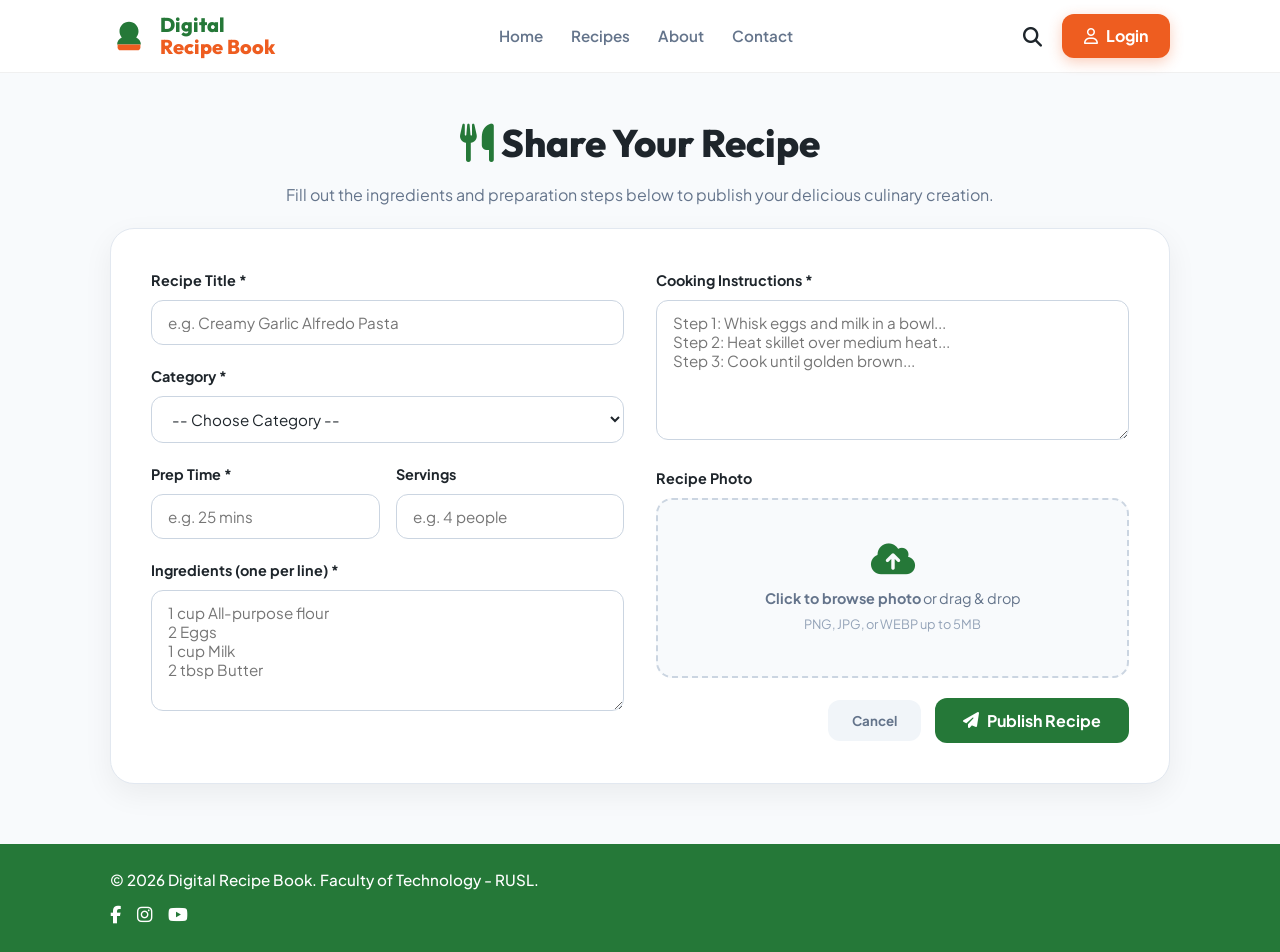
<file: add-recipe.html>
﻿<!DOCTYPE html>
<html lang="en">
<head>
    <meta charset="UTF-8">
    <meta name="viewport" content="width=device-width, initial-scale=1.0">
    <title>Add Your Recipe - Digital Recipe Book</title>

    <link rel="preconnect" href="https://fonts.googleapis.com">
    <link rel="preconnect" href="https://fonts.gstatic.com" crossorigin>
    <link href="https://fonts.googleapis.com/css2?family=Plus+Jakarta+Sans:wght@400;600;700;800&family=Outfit:wght@600;700;800&display=swap" rel="stylesheet">

    <link rel="stylesheet" href="https://cdnjs.cloudflare.com/ajax/libs/font-awesome/6.4.0/css/all.min.css">

    <link rel="stylesheet" href="assets/css/style.css">
    <link rel="stylesheet" href="styles.css">

    <style>
        :root {
            --primary-green: #257838;
            --primary-green-hover: #1e622d;
            --primary-orange: #ee5d20;
            --text-dark: #1e252b;
            --text-muted: #64748b;
            --bg-page: #f8fafc;
            --card-bg: #ffffff;
            --font-heading: 'Outfit', sans-serif;
            --font-body: 'Plus Jakarta Sans', sans-serif;
        }

        * { margin: 0; padding: 0; box-sizing: border-box; }
        body { font-family: var(--font-body); background-color: var(--bg-page); color: var(--text-dark); line-height: 1.6; }
        .container { max-width: 1100px; margin: 0 auto; padding: 0 20px; }
        a { text-decoration: none; color: inherit; }

        .navbar { position: sticky; top: 0; background-color: #ffffff; z-index: 1000; border-bottom: 1px solid rgba(0,0,0,0.06); padding: 14px 0; }
        .nav-container { display: flex; align-items: center; justify-content: space-between; }
        .brand-logo { display: flex; align-items: center; gap: 12px; }
        .logo-text { display: flex; flex-direction: column; font-family: var(--font-heading); font-size: 1.25rem; font-weight: 800; line-height: 1.1; }
        .text-green { color: var(--primary-green); }
        .text-orange { color: var(--primary-orange); }
        .nav-links { display: flex; align-items: center; gap: 28px; }
        .nav-link { font-weight: 600; font-size: 0.95rem; color: var(--text-muted); padding: 6px 0; }
        .nav-link:hover { color: var(--primary-orange); }
        .nav-actions { display: flex; align-items: center; gap: 14px; }
        .search-trigger-btn { background: none; border: none; font-size: 1.2rem; cursor: pointer; color: var(--text-dark); padding: 6px; }
        .login-btn { background-color: var(--primary-orange); color: white; font-weight: 700; padding: 9px 22px; border-radius: 12px; display: inline-flex; align-items: center; gap: 8px; }

        .form-page-header { text-align: center; padding: 40px 0 20px; }
        .form-page-title { font-family: var(--font-heading); font-size: 2.4rem; font-weight: 800; color: #1e252b; margin-bottom: 8px; }
        .form-page-sub { color: var(--text-muted); font-size: 1rem; }

        .recipe-form-card { background: var(--card-bg); border-radius: 24px; padding: 40px; box-shadow: 0 10px 30px rgba(0,0,0,0.06); border: 1px solid #e2e8f0; margin-bottom: 60px; }
        .form-grid { display: grid; grid-template-columns: 1fr 1fr; gap: 32px; }
        
        .form-group { margin-bottom: 20px; }
        .form-group label { display: block; font-weight: 700; font-size: 0.9rem; color: #1e252b; margin-bottom: 8px; }
        .form-group input, .form-group select, .form-group textarea {
            width: 100%;
            padding: 12px 16px;
            border-radius: 12px;
            border: 1px solid #cbd5e1;
            font-family: inherit;
            font-size: 0.95rem;
            color: #1e252b;
            background: #ffffff;
            transition: all 0.2s;
        }
        .form-group input:focus, .form-group select:focus, .form-group textarea:focus {
            outline: none;
            border-color: var(--primary-green);
            box-shadow: 0 0 0 3px rgba(37, 120, 56, 0.15);
        }

        .form-row-2 { display: grid; grid-template-columns: 1fr 1fr; gap: 16px; }

        .upload-drop-zone {
            border: 2px dashed #cbd5e1;
            border-radius: 16px;
            padding: 30px 20px;
            text-align: center;
            background: #f8fafc;
            cursor: pointer;
            transition: all 0.2s;
            display: flex;
            flex-direction: column;
            align-items: center;
            justify-content: center;
            min-height: 180px;
            position: relative;
            overflow: hidden;
        }
        .upload-drop-zone:hover { border-color: var(--primary-green); background: #f0fdf4; }
        .upload-drop-zone i { font-size: 2.2rem; color: var(--primary-green); margin-bottom: 10px; }
        .upload-drop-zone p { font-size: 0.9rem; color: var(--text-muted); }
        .preview-img { width: 100%; height: 100%; object-fit: cover; position: absolute; inset: 0; display: none; }

        .form-actions-row { display: flex; align-items: center; justify-content: flex-end; gap: 14px; margin-top: 10px; }
        .btn-cancel { padding: 12px 24px; border-radius: 12px; font-weight: 700; color: #64748b; background: #f1f5f9; border: none; cursor: pointer; }
        .btn-cancel:hover { background: #e2e8f0; }
        .btn-submit-recipe { padding: 12px 28px; border-radius: 12px; font-weight: 700; color: #ffffff; background: var(--primary-green); border: none; cursor: pointer; display: inline-flex; align-items: center; gap: 8px; font-size: 1rem; transition: all 0.2s; }
        .btn-submit-recipe:hover { background: var(--primary-green-hover); transform: translateY(-2px); }

        .success-banner { background: #dcfce7; border: 1px solid #bbf7d0; color: #166534; padding: 16px; border-radius: 12px; margin-bottom: 24px; display: none; text-align: center; font-weight: 700; }

        .footer { background-color: var(--primary-green); color: white; padding: 20px 0; }
        .footer-container { display: flex; align-items: center; justify-content: space-between; }
        .social-links { display: flex; gap: 16px; }

        @media(max-width: 768px) {
            .form-grid { grid-template-columns: 1fr; gap: 20px; }
            .recipe-form-card { padding: 24px; }
        }
    </style>
</head>
<body>

    <header class="navbar">
        <div class="container nav-container">
            <a href="index.html" class="brand-logo">
                <svg viewBox="0 0 40 40" fill="none" width="38" height="38">
                    <path d="M20 5C14.4772 5 10 9.47715 10 15C10 17.5 10.9 19.8 12.4 21.5C9.5 22.8 7.5 25.6 7.5 29H32.5C32.5 25.6 30.5 22.8 27.6 21.5C29.1 19.8 30 17.5 30 15C30 9.47715 25.5228 5 20 5Z" fill="#257838"/>
                    <path d="M8 29H32V32C32 33.6569 30.6569 35 29 35H11C9.34315 35 8 33.6569 8 32V29Z" fill="#EE5D20"/>
                </svg>
                <div class="logo-text">
                    <span class="text-green">Digital</span>
                    <span class="text-orange">Recipe Book</span>
                </div>
            </a>

            <nav class="nav-links">
                <a href="index.html" class="nav-link">Home</a>
                <a href="recipes.php" class="nav-link">Recipes</a>
                <a href="about.php" class="nav-link">About</a>
                <a href="contact.html" class="nav-link">Contact</a>
            </nav>

            <div class="nav-actions">
                <button class="search-trigger-btn" id="searchTriggerBtn" title="Search Recipes (Ctrl+K)">
                    <i class="fa-solid fa-magnifying-glass"></i>
                </button>
                <a href="login.html" class="login-btn" id="loginBtn">
                    <i class="fa-regular fa-user"></i>
                    <span>Login</span>
                </a>
            </div>
        </div>
    </header>

    <main class="container">
        <div class="form-page-header">
            <h1 class="form-page-title"><i class="fa-solid fa-utensils text-green"></i> Share Your Recipe</h1>
            <p class="form-page-sub">Fill out the ingredients and preparation steps below to publish your delicious culinary creation.</p>
        </div>

        <div class="recipe-form-card">
            <div id="successBanner" class="success-banner">
                <i class="fa-solid fa-circle-check me-2"></i> Your recipe has been published successfully! Redirecting to recipes...
            </div>

            <form id="newRecipeForm">
                <div class="form-grid">
                    
                    <div class="form-col-left">
                        <div class="form-group">
                            <label for="title">Recipe Title *</label>
                            <input type="text" id="title" required placeholder="e.g. Creamy Garlic Alfredo Pasta">
                        </div>

                        <div class="form-group">
                            <label for="category">Category *</label>
                            <select id="category" required>
                                <option value="">-- Choose Category --</option>
                                <option value="Breakfast">Breakfast</option>
                                <option value="Lunch">Lunch</option>
                                <option value="Dinner">Dinner</option>
                                <option value="Dessert">Dessert</option>
                                <option value="Snacks">Snacks</option>
                            </select>
                        </div>

                        <div class="form-row-2">
                            <div class="form-group">
                                <label for="prepTime">Prep Time *</label>
                                <input type="text" id="prepTime" required placeholder="e.g. 25 mins">
                            </div>
                            <div class="form-group">
                                <label for="servings">Servings</label>
                                <input type="text" id="servings" placeholder="e.g. 4 people">
                            </div>
                        </div>

                        <div class="form-group">
                            <label for="ingredients">Ingredients (one per line) *</label>
                            <textarea id="ingredients" rows="5" required placeholder="1 cup All-purpose flour&#10;2 Eggs&#10;1 cup Milk&#10;2 tbsp Butter"></textarea>
                        </div>
                    </div>

                    <div class="form-col-right">
                        <div class="form-group">
                            <label for="instructions">Cooking Instructions *</label>
                            <textarea id="instructions" rows="6" required placeholder="Step 1: Whisk eggs and milk in a bowl...&#10;Step 2: Heat skillet over medium heat...&#10;Step 3: Cook until golden brown..."></textarea>
                        </div>

                        <div class="form-group">
                            <label>Recipe Photo</label>
                            <div class="upload-drop-zone" id="dropZone" onclick="document.getElementById('imageFile').click()">
                                <i class="fa-solid fa-cloud-arrow-up"></i>
                                <p><strong>Click to browse photo</strong> or drag & drop</p>
                                <span style="font-size: 0.8rem; color: #94a3b8; margin-top: 4px;">PNG, JPG, or WEBP up to 5MB</span>
                                <input type="file" id="imageFile" accept="image/*" style="display: none;">
                                <img id="previewImage" class="preview-img" alt="Recipe Preview">
                            </div>
                        </div>

                        <div class="form-actions-row">
                            <button type="button" class="btn-cancel" onclick="window.location.href='index.html'">Cancel</button>
                            <button type="submit" class="btn-submit-recipe">
                                <i class="fa-solid fa-paper-plane"></i>
                                <span>Publish Recipe</span>
                            </button>
                        </div>
                    </div>
                </div>
            </form>
        </div>
    </main>

    <footer class="footer">
        <div class="container footer-container">
            <div>&copy; 2026 Digital Recipe Book. Faculty of Technology - RUSL.</div>
            <div class="social-links">
                <a href="#"><i class="fa-brands fa-facebook-f"></i></a>
                <a href="#"><i class="fa-brands fa-instagram"></i></a>
                <a href="#"><i class="fa-brands fa-youtube"></i></a>
            </div>
        </div>
    </footer>

    <script src="app.js"></script>
    <script>
        
        const imageFile = document.getElementById('imageFile');
        const previewImage = document.getElementById('previewImage');
        let uploadedDataUrl = 'assets/images/hero_pasta_dish.jpg';

        imageFile.addEventListener('change', (e) => {
            const file = e.target.files[0];
            if (file) {
                const reader = new FileReader();
                reader.onload = function(evt) {
                    uploadedDataUrl = evt.target.result;
                    previewImage.src = uploadedDataUrl;
                    previewImage.style.display = 'block';
                };
                reader.readAsDataURL(file);
            }
        });

        document.getElementById('newRecipeForm').addEventListener('submit', (e) => {
            e.preventDefault();
            
            const title = document.getElementById('title').value.trim();
            const category = document.getElementById('category').value;
            const prepTime = document.getElementById('prepTime').value.trim();
            const rawIngredients = document.getElementById('ingredients').value.trim();
            const instructions = document.getElementById('instructions').value.trim();

            const ingredientsList = rawIngredients.split('\n').map(i => i.trim()).filter(i => i.length > 0);

            const newRecipe = {
                id: Date.now(),
                title: title,
                category: category,
                rating: 5.0,
                reviews: 1,
                image: uploadedDataUrl,
                fallbackImage: 'https://images.unsplash.com/photo-1495521821757-a1efb6729352?q=80&w=800',
                prepTime: prepTime,
                ingredients: ingredientsList,
                instructions: instructions.replace(/\n/g, '<br>')
            };

            let savedList = JSON.parse(localStorage.getItem('customRecipes') || '[]');
            savedList.unshift(newRecipe);
            localStorage.setItem('customRecipes', JSON.stringify(savedList));

            const banner = document.getElementById('successBanner');
            banner.style.display = 'block';
            window.scrollTo({ top: 0, behavior: 'smooth' });

            setTimeout(() => {
                window.location.href = 'recipes.php';
            }, 1200);
        });
    </script>
</body>
</html>
</file>
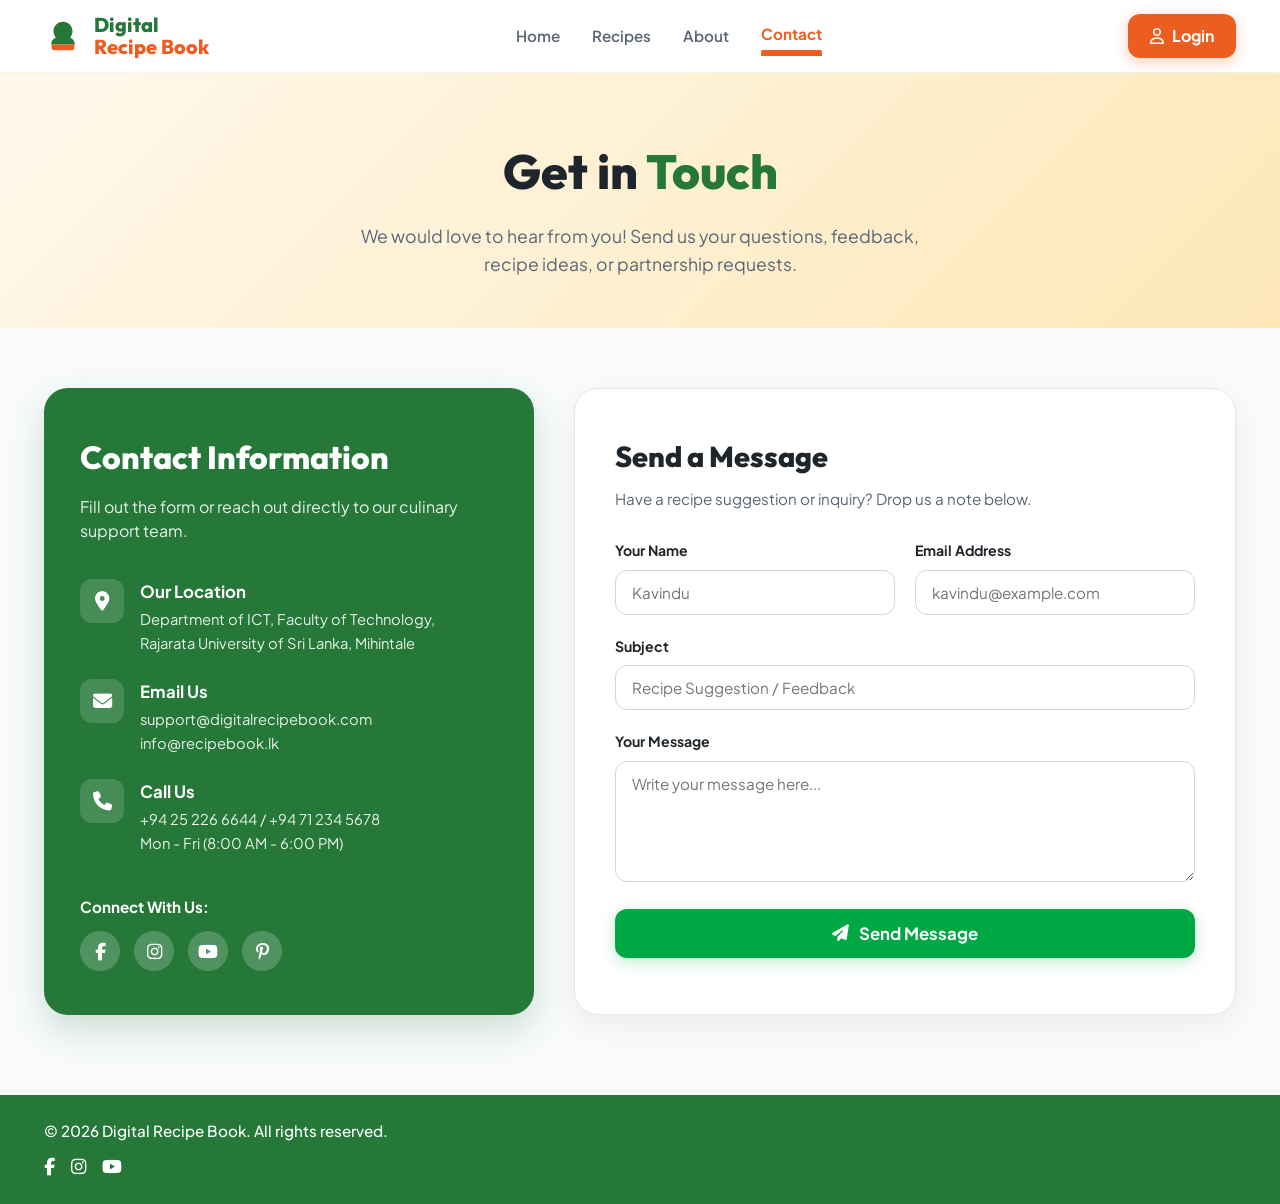
<file: contact.html>
﻿<!DOCTYPE html>
<html lang="en">
<head>
    <meta charset="UTF-8">
    <meta name="viewport" content="width=device-width, initial-scale=1.0">
    <title>Contact Us - Digital Recipe Book</title>
    <meta name="description" content="Get in touch with the Digital Recipe Book team. Send us your feedback, recipe inquiries, or questions.">

    <link rel="preconnect" href="https://fonts.googleapis.com">
    <link rel="preconnect" href="https://fonts.gstatic.com" crossorigin>
    <link href="https://fonts.googleapis.com/css2?family=Plus+Jakarta+Sans:wght@400;600;700;800&family=Outfit:wght@600;700;800&display=swap" rel="stylesheet">

    <link rel="stylesheet" href="https://cdnjs.cloudflare.com/ajax/libs/font-awesome/6.4.0/css/all.min.css">

    <link rel="stylesheet" href="assets/css/style.css">
    <link rel="stylesheet" href="styles.css">

    <style>
        :root {
            --primary-green: #257838;
            --primary-green-hover: #1e622d;
            --primary-orange: #ee5d20;
            --text-dark: #1e252b;
            --text-muted: #5a6578;
            --bg-page: #f8fafc;
            --card-bg: #ffffff;
            --font-heading: 'Outfit', sans-serif;
            --font-body: 'Plus Jakarta Sans', sans-serif;
        }

        * { margin: 0; padding: 0; box-sizing: border-box; }
        body { font-family: var(--font-body); background-color: var(--bg-page); color: var(--text-dark); line-height: 1.6; }
        .container { max-width: 1240px; margin: 0 auto; padding: 0 24px; }
        a { text-decoration: none; color: inherit; }

        .navbar { position: sticky; top: 0; background-color: #ffffff; z-index: 1000; border-bottom: 1px solid rgba(0,0,0,0.05); padding: 14px 0; }
        .nav-container { display: flex; align-items: center; justify-content: space-between; }
        .brand-logo { display: flex; align-items: center; gap: 12px; }
        .logo-text { display: flex; flex-direction: column; font-family: var(--font-heading); font-size: 1.25rem; font-weight: 800; line-height: 1.1; }
        .text-green { color: var(--primary-green); }
        .text-orange { color: var(--primary-orange); }
        .nav-links { display: flex; align-items: center; gap: 32px; }
        .nav-link { font-weight: 600; font-size: 0.95rem; color: var(--text-muted); padding: 6px 0; }
        .nav-link.active { color: var(--primary-orange); font-weight: 700; border-bottom: 3px solid var(--primary-orange); }
        .login-btn { background-color: var(--primary-orange); color: white; font-weight: 700; padding: 9px 22px; border-radius: 12px; }

        .contact-hero { background: linear-gradient(135deg, #fff8eb 0%, #fef0d2 50%, #fde7b7 100%); padding: 60px 0 50px; text-align: center; }
        .contact-hero-title { font-family: var(--font-heading); font-size: 3rem; font-weight: 800; color: var(--text-dark); margin-bottom: 12px; }
        .contact-hero-title span { color: var(--primary-green); }
        .contact-hero-sub { font-size: 1.1rem; color: var(--text-muted); max-width: 600px; margin: 0 auto; }

        .contact-main-section { padding: 60px 0 80px; }
        .contact-grid { display: grid; grid-template-columns: 1fr 1.35fr; gap: 40px; }

        .contact-info-card { background: var(--primary-green); color: white; padding: 44px 36px; border-radius: 24px; box-shadow: 0 15px 35px rgba(37, 120, 56, 0.2); display: flex; flex-direction: column; justify-content: space-between; }
        .info-card-header h2 { font-family: var(--font-heading); font-size: 2rem; font-weight: 800; margin-bottom: 12px; }
        .info-card-header p { font-size: 1rem; opacity: 0.9; margin-bottom: 36px; line-height: 1.5; }
        
        .contact-methods { display: flex; flex-direction: column; gap: 24px; margin-bottom: 40px; }
        .contact-item { display: flex; align-items: flex-start; gap: 16px; }
        .item-icon { width: 44px; height: 44px; background: rgba(255, 255, 255, 0.15); border-radius: 12px; display: flex; align-items: center; justify-content: center; font-size: 1.2rem; flex-shrink: 0; }
        .item-text h4 { font-size: 1.05rem; font-weight: 700; margin-bottom: 2px; }
        .item-text p { font-size: 0.92rem; opacity: 0.9; }

        .info-social-row { display: flex; gap: 14px; }
        .social-btn-circle { width: 40px; height: 40px; background: rgba(255, 255, 255, 0.2); border-radius: 50%; display: flex; align-items: center; justify-content: center; color: white; font-size: 1.1rem; transition: all 0.2s; }
        .social-btn-circle:hover { background: white; color: var(--primary-green); transform: translateY(-2px); }

        .contact-form-card { background: #ffffff; padding: 44px 40px; border-radius: 24px; box-shadow: 0 10px 30px rgba(0,0,0,0.06); border: 1px solid #e2e8f0; }
        .contact-form-card h3 { font-family: var(--font-heading); font-size: 1.8rem; font-weight: 800; margin-bottom: 8px; color: var(--text-dark); }
        .contact-form-card p { color: var(--text-muted); margin-bottom: 28px; font-size: 0.95rem; }

        .form-row-2 { display: grid; grid-template-columns: 1fr 1fr; gap: 20px; }
        .form-group { margin-bottom: 20px; }
        .form-group label { display: block; font-weight: 700; font-size: 0.88rem; margin-bottom: 8px; color: var(--text-dark); }
        .form-group input, .form-group textarea { width: 100%; padding: 12px 16px; border-radius: 12px; border: 1px solid #cbd5e1; font-family: inherit; font-size: 0.95rem; transition: all 0.2s; }
        .form-group input:focus, .form-group textarea:focus { outline: none; border-color: var(--primary-green); box-shadow: 0 0 0 3px rgba(37, 120, 56, 0.15); }

        .btn-submit-green { width: 100%; background: #00a843; color: white; border: none; padding: 14px; border-radius: 12px; font-weight: 700; font-size: 1.05rem; cursor: pointer; display: flex; align-items: center; justify-content: center; gap: 10px; box-shadow: 0 4px 15px rgba(0, 168, 67, 0.25); transition: all 0.2s; }
        .btn-submit-green:hover { background: #008f39; transform: translateY(-2px); }

        .alert-box { display: none; padding: 14px 18px; border-radius: 12px; font-size: 0.95rem; margin-bottom: 20px; background: #dcfce7; color: #166534; border: 1px solid #bbf7d0; font-weight: 600; }
        .alert-box.show { display: flex; align-items: center; gap: 10px; }

        .footer { background-color: #1a4d25; color: white; padding: 20px 0; }
        .footer-flex { display: flex; align-items: center; justify-content: space-between; }
        .social-icons { display: flex; gap: 16px; font-size: 1.1rem; }

        @media(max-width: 992px) {
            .contact-grid { grid-template-columns: 1fr; }
            .form-row-2 { grid-template-columns: 1fr; }
        }
    </style>
</head>
<body>

    <header class="navbar">
        <div class="container nav-container">
            <a href="index.html" class="brand-logo">
                <svg viewBox="0 0 40 40" fill="none" width="38" height="38">
                    <path d="M20 5C14.4772 5 10 9.47715 10 15C10 17.5 10.9 19.8 12.4 21.5C9.5 22.8 7.5 25.6 7.5 29H32.5C32.5 25.6 30.5 22.8 27.6 21.5C29.1 19.8 30 17.5 30 15C30 9.47715 25.5228 5 20 5Z" fill="#257838"/>
                    <path d="M8 29H32V32C32 33.6569 30.6569 35 29 35H11C9.34315 35 8 33.6569 8 32V29Z" fill="#EE5D20"/>
                </svg>
                <div class="logo-text">
                    <span class="text-green">Digital</span>
                    <span class="text-orange">Recipe Book</span>
                </div>
            </a>

            <nav class="nav-links">
                <a href="index.html" class="nav-link">Home</a>
                <a href="recipes.php" class="nav-link">Recipes</a>
                <a href="about.php" class="nav-link">About</a>
                <a href="contact.html" class="nav-link active">Contact</a>
            </nav>

            <div class="nav-actions">
                <a href="login.html" class="login-btn"><i class="fa-regular fa-user me-2"></i>Login</a>
            </div>
        </div>
    </header>

    <section class="contact-hero">
        <div class="container">
            <h1 class="contact-hero-title">Get in <span>Touch</span></h1>
            <p class="contact-hero-sub">We would love to hear from you! Send us your questions, feedback, recipe ideas, or partnership requests.</p>
        </div>
    </section>

    <main class="contact-main-section">
        <div class="container">
            <div class="contact-grid">

                <div class="contact-info-card">
                    <div>
                        <div class="info-card-header">
                            <h2>Contact Information</h2>
                            <p>Fill out the form or reach out directly to our culinary support team.</p>
                        </div>

                        <div class="contact-methods">
                            <div class="contact-item">
                                <div class="item-icon"><i class="fa-solid fa-location-dot"></i></div>
                                <div class="item-text">
                                    <h4>Our Location</h4>
                                    <p>Department of ICT, Faculty of Technology,<br>Rajarata University of Sri Lanka, Mihintale</p>
                                </div>
                            </div>

                            <div class="contact-item">
                                <div class="item-icon"><i class="fa-solid fa-envelope"></i></div>
                                <div class="item-text">
                                    <h4>Email Us</h4>
                                    <p>support@digitalrecipebook.com<br>info@recipebook.lk</p>
                                </div>
                            </div>

                            <div class="contact-item">
                                <div class="item-icon"><i class="fa-solid fa-phone"></i></div>
                                <div class="item-text">
                                    <h4>Call Us</h4>
                                    <p>+94 25 226 6644 / +94 71 234 5678<br>Mon - Fri (8:00 AM - 6:00 PM)</p>
                                </div>
                            </div>
                        </div>
                    </div>

                    <div>
                        <h4 style="font-size: 0.95rem; margin-bottom: 12px; font-weight: 700;">Connect With Us:</h4>
                        <div class="info-social-row">
                            <a href="#" class="social-btn-circle" aria-label="Facebook"><i class="fa-brands fa-facebook-f"></i></a>
                            <a href="#" class="social-btn-circle" aria-label="Instagram"><i class="fa-brands fa-instagram"></i></a>
                            <a href="#" class="social-btn-circle" aria-label="YouTube"><i class="fa-brands fa-youtube"></i></a>
                            <a href="#" class="social-btn-circle" aria-label="Pinterest"><i class="fa-brands fa-pinterest-p"></i></a>
                        </div>
                    </div>
                </div>

                <div class="contact-form-card">
                    <h3>Send a Message</h3>
                    <p>Have a recipe suggestion or inquiry? Drop us a note below.</p>

                    <div class="alert-box" id="successAlert">
                        <i class="fa-solid fa-circle-check" style="font-size: 1.2rem;"></i>
                        <span>Thank you! Your message has been sent successfully. We will get back to you soon.</span>
                    </div>

                    <form id="contactForm">
                        <div class="form-row-2">
                            <div class="form-group">
                                <label for="contactName">Your Name</label>
                                <input type="text" id="contactName" required placeholder="Kavindu">
                            </div>
                            <div class="form-group">
                                <label for="contactEmail">Email Address</label>
                                <input type="email" id="contactEmail" required placeholder="kavindu@example.com">
                            </div>
                        </div>

                        <div class="form-group">
                            <label for="contactSubject">Subject</label>
                            <input type="text" id="contactSubject" required placeholder="Recipe Suggestion / Feedback">
                        </div>

                        <div class="form-group">
                            <label for="contactMessage">Your Message</label>
                            <textarea id="contactMessage" rows="5" required placeholder="Write your message here..."></textarea>
                        </div>

                        <button type="submit" class="btn-submit-green" id="submitBtn">
                            <i class="fa-solid fa-paper-plane"></i>
                            <span>Send Message</span>
                        </button>
                    </form>
                </div>

            </div>
        </div>
    </main>

    <footer class="footer">
        <div class="container footer-flex">
            <div>&copy; 2026 Digital Recipe Book. All rights reserved.</div>
            <div class="social-icons">
                <a href="#"><i class="fa-brands fa-facebook-f"></i></a>
                <a href="#"><i class="fa-brands fa-instagram"></i></a>
                <a href="#"><i class="fa-brands fa-youtube"></i></a>
            </div>
        </div>
    </footer>

    <script>
        document.getElementById('contactForm').addEventListener('submit', function(e) {
            e.preventDefault();
            
            const submitBtn = document.getElementById('submitBtn');
            const successAlert = document.getElementById('successAlert');

            submitBtn.innerHTML = '<i class="fa-solid fa-spinner fa-spin"></i> Sending...';
            submitBtn.disabled = true;

            setTimeout(() => {
                successAlert.classList.add('show');
                document.getElementById('contactForm').reset();
                submitBtn.innerHTML = '<i class="fa-solid fa-paper-plane"></i> Send Message';
                submitBtn.disabled = false;

                setTimeout(() => {
                    successAlert.classList.remove('show');
                }, 6000);
            }, 800);
        });
    </script>
</body>
</html>
</file>
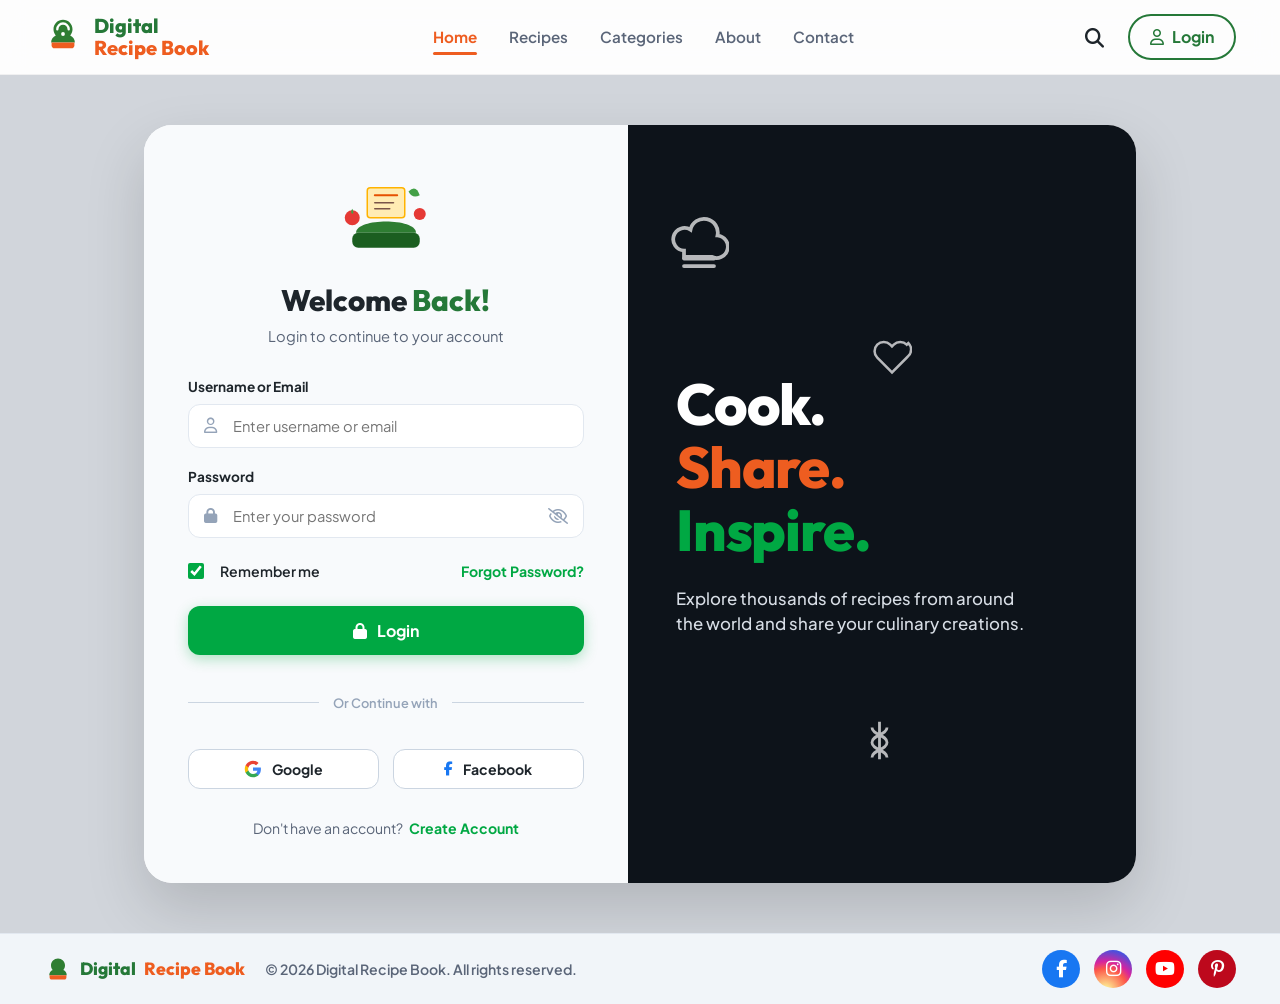
<file: login.html>
﻿<!DOCTYPE html>
<html lang="en">
<head>
    <meta charset="UTF-8">
    <meta name="viewport" content="width=device-width, initial-scale=1.0">
    <title>Login - Digital Recipe Book</title>
    <meta name="description" content="Sign in to your Digital Recipe Book account to browse, cook and share recipes.">

    <link rel="preconnect" href="https://fonts.googleapis.com">
    <link rel="preconnect" href="https://fonts.gstatic.com" crossorigin>
    <link href="https://fonts.googleapis.com/css2?family=Plus+Jakarta+Sans:wght@400;500;600;700;800&family=Outfit:wght@500;600;700;800&display=swap" rel="stylesheet">

    <link rel="stylesheet" href="https://cdnjs.cloudflare.com/ajax/libs/font-awesome/6.4.0/css/all.min.css">

    <link rel="stylesheet" href="assets/css/style.css">
    <link rel="stylesheet" href="styles.css">

    <style>
        :root {
            --primary-green: #257838;
            --primary-green-hover: #1e622d;
            --primary-orange: #ee5d20;
            --primary-orange-hover: #d84c12;
            --text-dark: #1e252b;
            --text-muted: #5a6578;
            --bg-hero: linear-gradient(135deg, #fff8eb 0%, #fef0d2 50%, #fde7b7 100%);
            --bg-light: #f8faf9;
            --card-bg: #ffffff;
            --star-gold: #ffb800;
            --radius-sm: 8px;
            --radius-md: 16px;
            --radius-lg: 24px;
            --radius-pill: 9999px;
            --shadow-sm: 0 4px 12px rgba(0, 0, 0, 0.05);
            --shadow-md: 0 10px 25px rgba(0, 0, 0, 0.08);
            --shadow-lg: 0 20px 40px rgba(0, 0, 0, 0.12);
            --transition: all 0.3s cubic-bezier(0.4, 0, 0.2, 1);
            --font-heading: 'Outfit', sans-serif;
            --font-body: 'Plus Jakarta Sans', sans-serif;
        }

        * { margin: 0; padding: 0; box-sizing: border-box; }
        html { scroll-behavior: smooth; }
        body { font-family: var(--font-body); background-color: var(--card-bg); color: var(--text-dark); line-height: 1.6; overflow-x: hidden; }
        .container { max-width: 1240px; margin: 0 auto; padding: 0 24px; }
        a { text-decoration: none; color: inherit; transition: var(--transition); }
        button { cursor: pointer; border: none; outline: none; font-family: inherit; transition: var(--transition); }

        .text-green { color: var(--primary-green); }
        .text-orange { color: var(--primary-orange); }
        .text-green-bold { color: var(--primary-green); font-weight: 800; }
        .text-orange-bold { color: var(--primary-orange); font-weight: 800; }

        .navbar { position: sticky; top: 0; background-color: rgba(255, 255, 255, 0.95); backdrop-filter: blur(12px); z-index: 1000; border-bottom: 1px solid rgba(0, 0, 0, 0.05); padding: 14px 0; }
        .nav-container { display: flex; align-items: center; justify-content: space-between; }
        .brand-logo { display: flex; align-items: center; gap: 12px; }
        .logo-icon svg { width: 38px; height: 38px; }
        .logo-text { display: flex; flex-direction: column; font-family: var(--font-heading); font-size: 1.25rem; font-weight: 800; line-height: 1.1; }
        .nav-links { display: flex; align-items: center; gap: 32px; }
        .nav-link { font-weight: 600; font-size: 0.95rem; color: var(--text-muted); position: relative; padding: 6px 0; }
        .nav-link:hover { color: var(--primary-orange); }
        .nav-link.active { color: var(--primary-orange); font-weight: 700; }
        .nav-link.active::after { content: ''; position: absolute; bottom: 0; left: 0; width: 100%; height: 3px; background-color: var(--primary-orange); border-radius: var(--radius-pill); }
        .nav-actions { display: flex; align-items: center; gap: 16px; }
        .search-trigger-btn { background: none; font-size: 1.2rem; color: var(--text-dark); padding: 8px; border-radius: 50%; }
        .login-outline-btn { display: inline-flex; align-items: center; gap: 8px; background-color: transparent; color: var(--primary-green); border: 2px solid var(--primary-green); font-weight: 700; padding: 8px 20px; border-radius: var(--radius-pill); transition: var(--transition); }
        .login-outline-btn:hover { background-color: var(--primary-green); color: white; }

        .login-page-body { background-color: #d1d5db; min-height: 100vh; display: flex; flex-direction: column; }
        .login-main-section { flex-grow: 1; display: flex; align-items: center; justify-content: center; padding: 50px 24px; }
        .login-container-wrapper { max-width: 1040px; width: 100%; }
        .login-card-grid { display: grid; grid-template-columns: 1fr 1.05fr; background-color: #ffffff; border-radius: 28px; overflow: hidden; box-shadow: 0 25px 60px rgba(0, 0, 0, 0.15); }
        .login-form-card { background-color: #f8fafc; padding: 44px; display: flex; flex-direction: column; justify-content: center; }
        .login-illustration { text-align: center; margin-bottom: 12px; }
        .illu-svg { width: 120px; height: 90px; }
        .login-header-text { text-align: center; margin-bottom: 28px; }
        .login-header-text h2 { font-family: var(--font-heading); font-size: 1.85rem; font-weight: 800; color: var(--text-dark); }
        .login-header-text p { color: var(--text-muted); font-size: 0.92rem; }
        .auth-form { display: flex; flex-direction: column; gap: 18px; }
        .input-field-group { display: flex; flex-direction: column; gap: 6px; }
        .input-field-group label { font-weight: 700; font-size: 0.85rem; color: var(--text-dark); }
        .input-icon-wrapper { position: relative; display: flex; align-items: center; }
        .input-icon { position: absolute; left: 16px; color: #94a3b8; font-size: 0.95rem; }
        .input-icon-wrapper input { width: 100%; padding: 12px 16px 12px 44px; border-radius: 12px; border: 1px solid #e2e8f0; background: #ffffff; font-family: inherit; font-size: 0.92rem; transition: var(--transition); }
        .input-icon-wrapper input:focus { border-color: #00a843; outline: none; box-shadow: 0 0 0 3px rgba(0, 168, 67, 0.15); }
        .password-toggle-icon { position: absolute; right: 16px; color: #94a3b8; cursor: pointer; }
        .form-options-row { display: flex; align-items: center; justify-content: space-between; font-size: 0.88rem; margin-top: 4px; }
        .checkbox-container { display: flex; align-items: center; gap: 8px; cursor: pointer; font-weight: 600; color: var(--text-dark); }
        .checkbox-container input { accent-color: #00a843; width: 16px; height: 16px; }
        .forgot-pass-link { font-weight: 700; color: #00a843; }
        .btn-green-submit { background-color: #00a843; color: white; font-weight: 700; font-size: 1rem; padding: 14px; border-radius: 12px; box-shadow: 0 4px 14px rgba(0, 168, 67, 0.3); justify-content: center; width: 100%; margin-top: 6px; }
        .btn-green-submit:hover { background-color: #008f39; transform: translateY(-2px); box-shadow: 0 6px 18px rgba(0, 168, 67, 0.4); }
        .auth-divider { position: relative; text-align: center; margin: 16px 0; }
        .auth-divider::before { content: ''; position: absolute; top: 50%; left: 0; width: 100%; height: 1px; background-color: #cbd5e1; }
        .auth-divider span { position: relative; background-color: #f8fafc; padding: 0 14px; font-size: 0.8rem; color: #94a3b8; font-weight: 600; }
        .social-login-grid { display: grid; grid-template-columns: 1fr 1fr; gap: 14px; }
        .social-btn { display: flex; align-items: center; justify-content: center; gap: 10px; background: #ffffff; border: 1px solid #cbd5e1; border-radius: 12px; padding: 10px; font-weight: 700; font-size: 0.88rem; color: var(--text-dark); }
        .signup-prompt { text-align: center; font-size: 0.88rem; color: var(--text-muted); margin-top: 10px; }
        .create-acc-link { color: #00a843; font-weight: 700; margin-left: 4px; }

        .login-hero-card { position: relative; overflow: hidden; display: flex; flex-direction: column; justify-content: center; padding: 60px 48px; background-color: #0d131a; color: white; }
        .hero-card-bg-image { position: absolute; top: 0; right: 0; width: 75%; height: 100%; background-size: cover; background-position: center; opacity: 0.85; }
        .hero-card-overlay { position: absolute; top: 0; left: 0; width: 100%; height: 100%; background: linear-gradient(90deg, #0d131a 35%, rgba(13, 19, 26, 0.7) 70%, transparent 100%); }
        .chalk-decor { position: absolute; opacity: 0.7; pointer-events: none; }
        .chalk-chef-hat { top: 12%; left: 8%; }
        .chalk-heart { top: 28%; left: 48%; }
        .chalk-whisk { bottom: 15%; left: 45%; }
        .hero-card-text { position: relative; z-index: 2; max-width: 360px; }
        .hero-slogan { font-family: var(--font-heading); font-size: 3.6rem; font-weight: 800; line-height: 1.1; margin-bottom: 24px; letter-spacing: -0.02em; }
        .slogan-orange { color: #ee5d20; }
        .slogan-green { color: #00a843; }
        .hero-description { font-size: 1.05rem; line-height: 1.5; color: #e2e8f0; opacity: 0.95; font-weight: 500; }

        .footer-light { background-color: #f1f5f9; border-top: 1px solid #e2e8f0; padding: 16px 0; }
        .footer-light-container { display: flex; align-items: center; justify-content: space-between; }
        .footer-brand-copy { display: flex; align-items: center; gap: 20px; }
        .footer-logo { display: flex; align-items: center; gap: 8px; font-family: var(--font-heading); font-weight: 800; font-size: 1.1rem; }
        .footer-copy-text { font-size: 0.88rem; color: var(--text-muted); font-weight: 600; }
        .social-circles-row { display: flex; align-items: center; gap: 14px; }
        .social-circle { width: 38px; height: 38px; border-radius: 50%; display: flex; align-items: center; justify-content: center; color: white; font-size: 1.1rem; transition: var(--transition); }
        .facebook-bg { background-color: #1877f2; }
        .instagram-bg { background: radial-gradient(circle at 30% 107%, #fdf497 0%, #fdf497 5%, #fd5949 45%,#d6249f 60%,#285AEB 90%); }
        .youtube-bg { background-color: #ff0000; }
        .pinterest-bg { background-color: #bd081c; }

        .toast { position: fixed; bottom: 30px; right: 30px; background: var(--text-dark); color: white; padding: 14px 24px; border-radius: var(--radius-md); font-weight: 600; opacity: 0; transform: translateY(20px); transition: var(--transition); z-index: 3000; }
        .toast.show { opacity: 1; transform: translateY(0); }

        @media (max-width: 992px) {
            .login-card-grid { grid-template-columns: 1fr; }
            .login-hero-card { display: none; }
            .footer-light-container { flex-direction: column; gap: 12px; text-align: center; }
        }
    </style>
</head>
<body class="login-page-body">

    <header class="navbar">
        <div class="container nav-container">
            <a href="index.html" class="brand-logo">
                <div class="logo-icon">
                    <svg viewBox="0 0 40 40" fill="none" xmlns="http://www.w3.org/2000/svg">
                        <path d="M20 5C14.4772 5 10 9.47715 10 15C10 17.5 10.9 19.8 12.4 21.5C9.5 22.8 7.5 25.6 7.5 29H32.5C32.5 25.6 30.5 22.8 27.6 21.5C29.1 19.8 30 17.5 30 15C30 9.47715 25.5228 5 20 5Z" fill="#2E7D32"/>
                        <path d="M8 29H32V32C32 33.6569 30.6569 35 29 35H11C9.34315 35 8 33.6569 8 32V29Z" fill="#EE5D20"/>
                        <path d="M14 15C14 11.6863 16.6863 9 20 9C23.3137 9 26 11.6863 26 15" stroke="white" stroke-width="2.5" stroke-linecap="round"/>
                        <circle cx="20" cy="20" r="2" fill="white"/>
                    </svg>
                </div>
                <div class="logo-text">
                    <span class="text-green">Digital</span>
                    <span class="text-orange">Recipe Book</span>
                </div>
            </a>

            <nav class="nav-links">
                <a href="index.html" class="nav-link active">Home</a>
                <a href="index.html#recipes" class="nav-link">Recipes</a>
                <a href="index.html#categories" class="nav-link">Categories</a>
                <a href="index.html#about" class="nav-link">About</a>
                <a href="index.html#contact" class="nav-link">Contact</a>
            </nav>

            <div class="nav-actions">
                <button class="search-trigger-btn" aria-label="Open Search">
                    <i class="fa-solid fa-magnifying-glass"></i>
                </button>
                <a href="login.html" class="login-outline-btn">
                    <i class="fa-regular fa-user"></i>
                    <span>Login</span>
                </a>
            </div>
        </div>
    </header>

    <main class="login-main-section">
        <div class="container login-container-wrapper">
            <div class="login-card-grid">

                <div class="login-form-card">
                    <div class="login-illustration">
                        <svg viewBox="0 0 160 120" fill="none" xmlns="http://www.w3.org/2000/svg" class="illu-svg">
                            <path d="M40 85 C40 65, 120 65, 120 85 Z" fill="#2E7D32"/>
                            <rect x="35" y="85" width="90" height="20" rx="8" fill="#1b5e20"/>
                            <rect x="55" y="25" width="50" height="40" rx="4" fill="#ffecb3" stroke="#ffb300" stroke-width="2"/>
                            <line x1="65" y1="35" x2="95" y2="35" stroke="#e65100" stroke-width="2.5" stroke-linecap="round"/>
                            <line x1="65" y1="45" x2="90" y2="45" stroke="#795548" stroke-width="2" stroke-linecap="round"/>
                            <line x1="65" y1="53" x2="85" y2="53" stroke="#795548" stroke-width="2" stroke-linecap="round"/>
                            <circle cx="35" cy="65" r="10" fill="#e53935"/>
                            <path d="M35 53 Q38 58 35 60 Q32 58 35 53 Z" fill="#43a047"/>
                            <circle cx="125" cy="60" r="8" fill="#e53935"/>
                            <path d="M110 30 Q120 20 125 35 Q115 40 110 30 Z" fill="#43a047"/>
                        </svg>
                    </div>

                    <div class="login-header-text">
                        <h2>Welcome <span class="text-green-bold">Back!</span></h2>
                        <p>Login to continue to your account</p>
                    </div>

                    <form id="authLoginForm" class="auth-form">
                        <div class="input-field-group">
                            <label for="authEmail">Username or Email</label>
                            <div class="input-icon-wrapper">
                                <i class="fa-regular fa-user input-icon"></i>
                                <input type="text" id="authEmail" required placeholder="Enter username or email">
                            </div>
                        </div>

                        <div class="input-field-group">
                            <label for="authPassword">Password</label>
                            <div class="input-icon-wrapper">
                                <i class="fa-solid fa-lock input-icon"></i>
                                <input type="password" id="authPassword" required placeholder="Enter your password">
                                <i class="fa-regular fa-eye-slash password-toggle-icon" id="togglePassword"></i>
                            </div>
                        </div>

                        <div class="form-options-row">
                            <label class="checkbox-container">
                                <input type="checkbox" id="rememberMe" checked>
                                <span class="checkmark"></span>
                                <span class="checkbox-label">Remember me</span>
                            </label>
                            <a href="#" class="forgot-pass-link">Forgot Password?</a>
                        </div>

                        <button type="submit" class="btn btn-green-submit">
                            <i class="fa-solid fa-lock"></i>
                            <span>Login</span>
                        </button>

                        <div class="auth-divider">
                            <span>Or Continue with</span>
                        </div>

                        <div class="social-login-grid">
                            <button type="button" class="social-btn google-btn">
                                <svg width="18" height="18" viewBox="0 0 24 24">
                                    <path fill="#4285F4" d="M22.56 12.25c0-.78-.07-1.53-.2-2.25H12v4.26h5.92c-.26 1.37-1.04 2.53-2.21 3.31v2.77h3.57c2.08-1.92 3.28-4.74 3.28-8.09z"/>
                                    <path fill="#34A853" d="M12 23c2.97 0 5.46-.98 7.28-2.66l-3.57-2.77c-.98.66-2.23 1.06-3.71 1.06-2.86 0-5.29-1.93-6.16-4.53H2.18v2.84C3.99 20.53 7.7 23 12 23z"/>
                                    <path fill="#FBBC05" d="M5.84 14.09c-.22-.66-.35-1.36-.35-2.09s.13-1.43.35-2.09V7.06H2.18C1.43 8.55 1 10.22 1 12s.43 3.45 1.18 4.94l2.85-2.22.81-.63z"/>
                                    <path fill="#EA4335" d="M12 5.38c1.62 0 3.06.56 4.21 1.64l3.15-3.15C17.45 2.09 14.97 1 12 1 7.7 1 3.99 3.47 2.18 7.06l3.66 2.84c.87-2.6 3.3-4.52 6.16-4.52z"/>
                                </svg>
                                <span>Google</span>
                            </button>
                            <button type="button" class="social-btn facebook-btn">
                                <i class="fa-brands fa-facebook-f" style="color: #1877f2;"></i>
                                <span>Facebook</span>
                            </button>
                        </div>

                        <div class="signup-prompt">
                            <span>Don't have an account?</span>
                            <a href="register.html" class="create-acc-link">Create Account</a>
                        </div>
                    </form>
                </div>

                <div class="login-hero-card">
                    <div class="hero-card-bg-image" style="background-image: url('https:
                    <div class="hero-card-overlay"></div>

                    <div class="chalk-decor chalk-chef-hat">
                        <svg width="60" height="60" viewBox="0 0 24 24" fill="none" stroke="white" stroke-width="1.5" stroke-linecap="round">
                            <path d="M6 13.8a4.5 4.5 0 1 1 2.6-8.3 5 5 0 0 1 10.8 2.3 4.5 4.5 0 1 1-2.4 8.5H6z"/>
                            <path d="M6 17h12"/>
                            <path d="M6 20h12"/>
                        </svg>
                    </div>
                    <div class="chalk-decor chalk-heart">
                        <svg width="40" height="40" viewBox="0 0 24 24" fill="none" stroke="white" stroke-width="1.5">
                            <path d="M20.84 4.61a5.5 5.5 0 0 0-7.78 0L12 5.67l-1.06-1.06a5.5 5.5 0 0 0-7.78 7.78l1.06 1.06L12 21.23l8.78-8.78 1.06-1.06a5.5 5.5 0 0 0 0-7.78z"/>
                        </svg>
                    </div>
                    <div class="chalk-decor chalk-whisk">
                        <svg width="45" height="45" viewBox="0 0 24 24" fill="none" stroke="white" stroke-width="1.5">
                            <path d="M12 2v20M8 5c0 4 8 4 8 8s-8 4-8 8M16 5c0 4-8 4-8 8s8 4 8 8"/>
                        </svg>
                    </div>

                    <div class="hero-card-text">
                        <h1 class="hero-slogan">
                            Cook.<br>
                            <span class="slogan-orange">Share.</span><br>
                            <span class="slogan-green">Inspire.</span>
                        </h1>
                        <p class="hero-description">
                            Explore thousands of recipes from around the world and share your culinary creations.
                        </p>
                    </div>
                </div>

            </div>
        </div>
    </main>

    <footer class="footer-light">
        <div class="container footer-light-container">
            <div class="footer-brand-copy">
                <div class="footer-logo">
                    <svg viewBox="0 0 40 40" fill="none" width="28" height="28" xmlns="http://www.w3.org/2000/svg">
                        <path d="M20 5C14.4772 5 10 9.47715 10 15C10 17.5 10.9 19.8 12.4 21.5C9.5 22.8 7.5 25.6 7.5 29H32.5C32.5 25.6 30.5 22.8 27.6 21.5C29.1 19.8 30 17.5 30 15C30 9.47715 25.5228 5 20 5Z" fill="#2E7D32"/>
                        <path d="M8 29H32V32C32 33.6569 30.6569 35 29 35H11C9.34315 35 8 33.6569 8 32V29Z" fill="#EE5D20"/>
                    </svg>
                    <span class="text-green-bold">Digital</span> <span class="text-orange-bold">Recipe Book</span>
                </div>
                <span class="footer-copy-text">&copy; 2026 Digital Recipe Book. All rights reserved.</span>
            </div>

            <div class="social-circles-row">
                <a href="#" class="social-circle facebook-bg" aria-label="Facebook"><i class="fa-brands fa-facebook-f"></i></a>
                <a href="#" class="social-circle instagram-bg" aria-label="Instagram"><i class="fa-brands fa-instagram"></i></a>
                <a href="#" class="social-circle youtube-bg" aria-label="YouTube"><i class="fa-brands fa-youtube"></i></a>
                <a href="#" class="social-circle pinterest-bg" aria-label="Pinterest"><i class="fa-brands fa-pinterest-p"></i></a>
            </div>
        </div>
    </footer>

    <div class="toast" id="toast"></div>

    <script>
        document.addEventListener('DOMContentLoaded', () => {
            const togglePassword = document.getElementById('togglePassword');
            const authPassword = document.getElementById('authPassword');
            const authLoginForm = document.getElementById('authLoginForm');
            const toast = document.getElementById('toast');

            togglePassword.addEventListener('click', () => {
                const isPass = authPassword.getAttribute('type') === 'password';
                authPassword.setAttribute('type', isPass ? 'text' : 'password');
                togglePassword.classList.toggle('fa-eye');
                togglePassword.classList.toggle('fa-eye-slash');
            });

            authLoginForm.addEventListener('submit', async (e) => {
                e.preventDefault();
                const loginInput = document.getElementById('authEmail').value.trim();
                const password = document.getElementById('authPassword').value;

                let displayUsername = loginInput;
                try {
                    const savedUser = JSON.parse(localStorage.getItem('registeredRecipeUser') || '{}');
                    if (savedUser && savedUser.username) {
                        if (savedUser.username.toLowerCase() === loginInput.toLowerCase() || (savedUser.email && savedUser.email.toLowerCase() === loginInput.toLowerCase())) {
                            displayUsername = savedUser.username;
                        }
                    }
                } catch (err) {}

                if (displayUsername.includes('@')) {
                    displayUsername = displayUsername.split('@')[0];
                }

                localStorage.setItem('recipeLoggedInUser', displayUsername);

                try {
                    const formData = new FormData();
                    formData.append('login_input', loginInput);
                    formData.append('password', password);
                    
                    await fetch('auth/login.php', {
                        method: 'POST',
                        body: formData
                    });
                } catch (err) {}
                
                toast.textContent = `Welcome back, ${displayUsername}! Logging you in...`;
                toast.classList.add('show');
                setTimeout(() => {
                    window.location.href = 'index.php';
                }, 1000);
            });
        });
    </script>
</body>
</html>
</file>
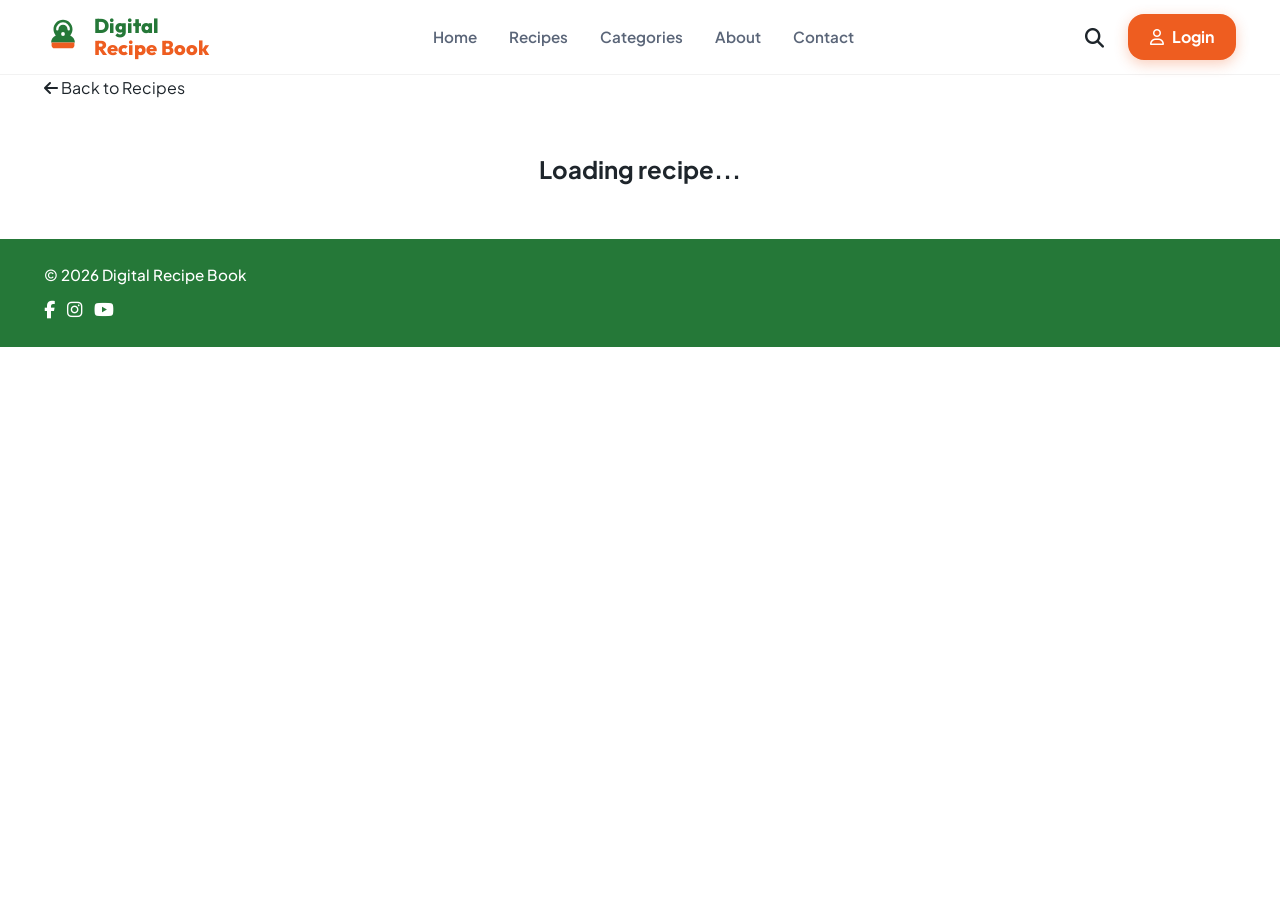
<file: recipe-details.html>
<!DOCTYPE html>
<html lang="en">
<head>
    <meta charset="UTF-8">
    <meta name="viewport" content="width=device-width, initial-scale=1.0">
    <title>Recipe Details - Digital Recipe Book</title>
    
    <link rel="preconnect" href="https://fonts.googleapis.com">
    <link rel="preconnect" href="https://fonts.gstatic.com" crossorigin>
    <link href="https://fonts.googleapis.com/css2?family=Plus+Jakarta+Sans:wght@400;600;700;800&family=Outfit:wght@600;700;800&display=swap" rel="stylesheet">
    
    <link rel="stylesheet" href="https://cdnjs.cloudflare.com/ajax/libs/font-awesome/6.4.0/css/all.min.css">
    
    <link rel="stylesheet" href="assets/css/style.css">
    <link rel="stylesheet" href="styles.css">
</head>
<body class="recipe-details-body">

    <header class="navbar">
        <div class="container nav-container">
            
            <a href="index.html" class="brand-logo">
                <div class="logo-icon">
                    <svg viewBox="0 0 40 40" fill="none" width="38" height="38" xmlns="http://www.w3.org/2000/svg">
                        <path d="M20 5C14.4772 5 10 9.47715 10 15C10 17.5 10.9 19.8 12.4 21.5C9.5 22.8 7.5 25.6 7.5 29H32.5C32.5 25.6 30.5 22.8 27.6 21.5C29.1 19.8 30 17.5 30 15C30 9.47715 25.5228 5 20 5Z" fill="#257838"/>
                        <path d="M8 29H32V32C32 33.6569 30.6569 35 29 35H11C9.34315 35 8 33.6569 8 32V29Z" fill="#EE5D20"/>
                        <path d="M14 15C14 11.6863 16.6863 9 20 9C23.3137 9 26 11.6863 26 15" stroke="white" stroke-width="2.5" stroke-linecap="round"/>
                        <circle cx="20" cy="20" r="2" fill="white"/>
                    </svg>
                </div>
                <div class="logo-text">
                    <span class="text-green">Digital</span>
                    <span class="text-orange">Recipe Book</span>
                </div>
            </a>

            <nav class="nav-links" id="navLinks">
                <a href="index.html" class="nav-link">Home</a>
                <a href="recipes.php" class="nav-link">Recipes</a>
                <a href="index.html#categories" class="nav-link">Categories</a>
                <a href="index.html#about" class="nav-link">About</a>
                <a href="index.html#contact" class="nav-link">Contact</a>
            </nav>

            <div class="nav-actions">
                <button class="search-trigger-btn" id="searchTriggerBtn" title="Search">
                    <i class="fa-solid fa-magnifying-glass"></i>
                </button>
                <a href="login.html" class="login-btn" id="loginBtn">
                    <i class="fa-regular fa-user"></i>
                    <span>Login</span>
                </a>
            </div>
        </div>
    </header>

    <div class="banner-strip"></div>

    <section class="recipe-details-section container">
        <a href="recipes.php" class="back-link"><i class="fa-solid fa-arrow-left"></i> Back to Recipes</a>
        
        <div class="recipe-details-grid" id="recipeDetailsContainer">
            
            <div style="text-align: center; padding: 50px; grid-column: 1/-1;">
                <h2>Loading recipe...</h2>
            </div>
        </div>
    </section>

    <footer class="footer" id="contact">
        <div class="container footer-container">
            <div class="copyright-text">
                &copy; 2026 Digital Recipe Book
            </div>
            <div class="social-links">
                <a href="#"><i class="fa-brands fa-facebook-f"></i></a>
                <a href="#"><i class="fa-brands fa-instagram"></i></a>
                <a href="#"><i class="fa-brands fa-youtube"></i></a>
            </div>
        </div>
    </footer>

    <script src="app.js"></script>
</body>
</html>
</file>
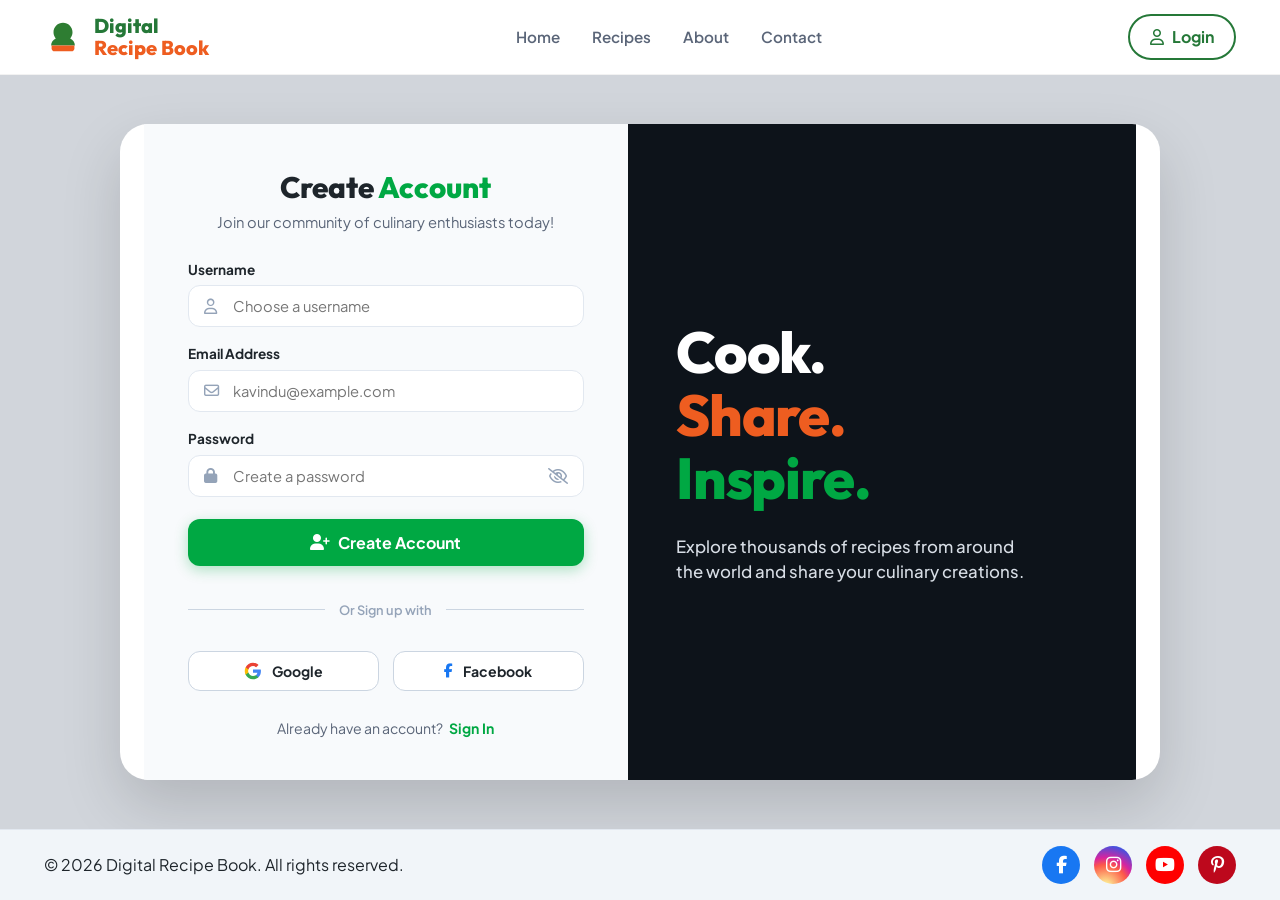
<file: register.html>
﻿<!DOCTYPE html>
<html lang="en">
<head>
    <meta charset="UTF-8">
    <meta name="viewport" content="width=device-width, initial-scale=1.0">
    <title>Create Account - Digital Recipe Book</title>
    <meta name="description" content="Sign up for a Digital Recipe Book account to share, save, and discover delicious recipes.">

    <link rel="preconnect" href="https://fonts.googleapis.com">
    <link rel="preconnect" href="https://fonts.gstatic.com" crossorigin>
    <link href="https://fonts.googleapis.com/css2?family=Plus+Jakarta+Sans:wght@400;500;600;700;800&family=Outfit:wght@500;600;700;800&display=swap" rel="stylesheet">

    <link rel="stylesheet" href="https://cdnjs.cloudflare.com/ajax/libs/font-awesome/6.4.0/css/all.min.css">

    <link rel="stylesheet" href="assets/css/style.css">
    <link rel="stylesheet" href="styles.css">

    <style>
        :root {
            --primary-green: #257838;
            --primary-green-hover: #1e622d;
            --primary-orange: #ee5d20;
            --text-dark: #1e252b;
            --text-muted: #5a6578;
            --font-heading: 'Outfit', sans-serif;
            --font-body: 'Plus Jakarta Sans', sans-serif;
        }

        * { margin: 0; padding: 0; box-sizing: border-box; }
        body { font-family: var(--font-body); background-color: #d1d5db; min-height: 100vh; display: flex; flex-direction: column; }
        .container { max-width: 1240px; margin: 0 auto; padding: 0 24px; }
        a { text-decoration: none; color: inherit; }

        .navbar { background-color: #ffffff; padding: 14px 0; border-bottom: 1px solid rgba(0,0,0,0.05); }
        .nav-container { display: flex; align-items: center; justify-content: space-between; }
        .brand-logo { display: flex; align-items: center; gap: 12px; }
        .logo-text { display: flex; flex-direction: column; font-family: var(--font-heading); font-size: 1.25rem; font-weight: 800; line-height: 1.1; }
        .text-green { color: var(--primary-green); }
        .text-orange { color: var(--primary-orange); }
        .text-green-bold { color: #00a843; font-weight: 800; }
        .nav-links { display: flex; align-items: center; gap: 32px; }
        .nav-link { font-weight: 600; font-size: 0.95rem; color: var(--text-muted); }
        .nav-link:hover { color: var(--primary-orange); }
        .login-outline-btn { display: inline-flex; align-items: center; gap: 8px; background: transparent; color: var(--primary-green); border: 2px solid var(--primary-green); font-weight: 700; padding: 8px 20px; border-radius: 9999px; }
        .login-outline-btn:hover { background: var(--primary-green); color: white; }

        .register-main-section { flex-grow: 1; display: flex; align-items: center; justify-content: center; padding: 40px 24px; }
        .register-card-grid { display: grid; grid-template-columns: 1fr 1.05fr; background-color: #ffffff; border-radius: 28px; overflow: hidden; box-shadow: 0 25px 60px rgba(0, 0, 0, 0.15); max-width: 1040px; width: 100%; }

        .register-form-card { background-color: #f8fafc; padding: 40px 44px; display: flex; flex-direction: column; justify-content: center; }
        .register-header-text { text-align: center; margin-bottom: 24px; }
        .register-header-text h2 { font-family: var(--font-heading); font-size: 1.85rem; font-weight: 800; color: var(--text-dark); }
        .register-header-text p { color: var(--text-muted); font-size: 0.92rem; }

        .auth-form { display: flex; flex-direction: column; gap: 16px; }
        .input-field-group { display: flex; flex-direction: column; gap: 5px; }
        .input-field-group label { font-weight: 700; font-size: 0.85rem; color: var(--text-dark); }
        .input-icon-wrapper { position: relative; display: flex; align-items: center; }
        .input-icon { position: absolute; left: 16px; color: #94a3b8; font-size: 0.95rem; }
        .input-icon-wrapper input { width: 100%; padding: 11px 16px 11px 44px; border-radius: 12px; border: 1px solid #e2e8f0; background: #ffffff; font-family: inherit; font-size: 0.92rem; transition: all 0.2s; }
        .input-icon-wrapper input:focus { border-color: #00a843; outline: none; box-shadow: 0 0 0 3px rgba(0, 168, 67, 0.15); }
        .password-toggle-icon { position: absolute; right: 16px; color: #94a3b8; cursor: pointer; }

        .btn-green-submit { background-color: #00a843; color: white; border: none; font-weight: 700; font-size: 1rem; padding: 13px; border-radius: 12px; box-shadow: 0 4px 14px rgba(0, 168, 67, 0.3); justify-content: center; width: 100%; margin-top: 6px; cursor: pointer; display: flex; align-items: center; gap: 8px; }
        .btn-green-submit:hover { background-color: #008f39; transform: translateY(-2px); }

        .auth-divider { position: relative; text-align: center; margin: 14px 0; }
        .auth-divider::before { content: ''; position: absolute; top: 50%; left: 0; width: 100%; height: 1px; background-color: #cbd5e1; }
        .auth-divider span { position: relative; background-color: #f8fafc; padding: 0 14px; font-size: 0.8rem; color: #94a3b8; font-weight: 600; }

        .social-login-grid { display: grid; grid-template-columns: 1fr 1fr; gap: 14px; }
        .social-btn { display: flex; align-items: center; justify-content: center; gap: 10px; background: #ffffff; border: 1px solid #cbd5e1; border-radius: 12px; padding: 10px; font-weight: 700; font-size: 0.88rem; color: var(--text-dark); cursor: pointer; }
        .social-btn:hover { background: #f1f5f9; }

        .signin-prompt { text-align: center; font-size: 0.88rem; color: var(--text-muted); margin-top: 10px; }
        .create-acc-link { color: #00a843; font-weight: 700; margin-left: 4px; }
        .create-acc-link:hover { text-decoration: underline; }

        .register-hero-card { position: relative; overflow: hidden; display: flex; flex-direction: column; justify-content: center; padding: 60px 48px; background-color: #0d131a; color: white; }
        .hero-card-bg-image { position: absolute; top: 0; right: 0; width: 75%; height: 100%; background-size: cover; background-position: center; opacity: 0.85; }
        .hero-card-overlay { position: absolute; top: 0; left: 0; width: 100%; height: 100%; background: linear-gradient(90deg, #0d131a 35%, rgba(13, 19, 26, 0.7) 70%, transparent 100%); }
        .hero-card-text { position: relative; z-index: 2; max-width: 360px; }
        .hero-slogan { font-family: var(--font-heading); font-size: 3.6rem; font-weight: 800; line-height: 1.1; margin-bottom: 24px; }
        .slogan-orange { color: #ee5d20; }
        .slogan-green { color: #00a843; }
        .hero-description { font-size: 1.05rem; line-height: 1.5; color: #e2e8f0; opacity: 0.95; }

        .footer-light { background-color: #f1f5f9; border-top: 1px solid #e2e8f0; padding: 16px 0; }
        .footer-light-container { display: flex; align-items: center; justify-content: space-between; }
        .social-circles-row { display: flex; gap: 14px; }
        .social-circle { width: 38px; height: 38px; border-radius: 50%; display: flex; align-items: center; justify-content: center; color: white; font-size: 1.1rem; }
        .facebook-bg { background-color: #1877f2; }
        .instagram-bg { background: radial-gradient(circle at 30% 107%, #fdf497 0%, #fdf497 5%, #fd5949 45%,#d6249f 60%,#285AEB 90%); }
        .youtube-bg { background-color: #ff0000; }
        .pinterest-bg { background-color: #bd081c; }

        .toast { position: fixed; bottom: 30px; right: 30px; background: var(--text-dark); color: white; padding: 14px 24px; border-radius: 12px; font-weight: 600; opacity: 0; transform: translateY(20px); transition: all 0.3s; z-index: 3000; }
        .toast.show { opacity: 1; transform: translateY(0); }

        @media (max-width: 992px) {
            .register-card-grid { grid-template-columns: 1fr; }
            .register-hero-card { display: none; }
        }
    </style>
</head>
<body>

    <header class="navbar">
        <div class="container nav-container">
            <a href="index.html" class="brand-logo">
                <svg viewBox="0 0 40 40" fill="none" width="38" height="38">
                    <path d="M20 5C14.4772 5 10 9.47715 10 15C10 17.5 10.9 19.8 12.4 21.5C9.5 22.8 7.5 25.6 7.5 29H32.5C32.5 25.6 30.5 22.8 27.6 21.5C29.1 19.8 30 17.5 30 15C30 9.47715 25.5228 5 20 5Z" fill="#2E7D32"/>
                    <path d="M8 29H32V32C32 33.6569 30.6569 35 29 35H11C9.34315 35 8 33.6569 8 32V29Z" fill="#EE5D20"/>
                </svg>
                <div class="logo-text">
                    <span class="text-green">Digital</span>
                    <span class="text-orange">Recipe Book</span>
                </div>
            </a>

            <nav class="nav-links">
                <a href="index.html" class="nav-link">Home</a>
                <a href="recipes.php" class="nav-link">Recipes</a>
                <a href="about.php" class="nav-link">About</a>
                <a href="contact.html" class="nav-link">Contact</a>
            </nav>

            <div class="nav-actions">
                <a href="login.html" class="login-outline-btn">
                    <i class="fa-regular fa-user"></i>
                    <span>Login</span>
                </a>
            </div>
        </div>
    </header>

    <main class="register-main-section">
        <div class="container register-card-grid">

            <div class="register-form-card">
                <div class="register-header-text">
                    <h2>Create <span class="text-green-bold">Account</span></h2>
                    <p>Join our community of culinary enthusiasts today!</p>
                </div>

                <form id="authRegisterForm" class="auth-form">
                    <div class="input-field-group">
                        <label for="regUsername">Username</label>
                        <div class="input-icon-wrapper">
                            <i class="fa-regular fa-user input-icon"></i>
                            <input type="text" id="regUsername" required placeholder="Choose a username">
                        </div>
                    </div>

                    <div class="input-field-group">
                        <label for="regEmail">Email Address</label>
                        <div class="input-icon-wrapper">
                            <i class="fa-regular fa-envelope input-icon"></i>
                            <input type="email" id="regEmail" required placeholder="kavindu@example.com">
                        </div>
                    </div>

                    <div class="input-field-group">
                        <label for="regPassword">Password</label>
                        <div class="input-icon-wrapper">
                            <i class="fa-solid fa-lock input-icon"></i>
                            <input type="password" id="regPassword" required placeholder="Create a password">
                            <i class="fa-regular fa-eye-slash password-toggle-icon" id="toggleRegPassword"></i>
                        </div>
                    </div>

                    <button type="submit" class="btn-green-submit">
                        <i class="fa-solid fa-user-plus"></i>
                        <span>Create Account</span>
                    </button>

                    <div class="auth-divider">
                        <span>Or Sign up with</span>
                    </div>

                    <div class="social-login-grid">
                        <button type="button" class="social-btn">
                            <svg width="18" height="18" viewBox="0 0 24 24">
                                <path fill="#4285F4" d="M22.56 12.25c0-.78-.07-1.53-.2-2.25H12v4.26h5.92c-.26 1.37-1.04 2.53-2.21 3.31v2.77h3.57c2.08-1.92 3.28-4.74 3.28-8.09z"/>
                                <path fill="#34A853" d="M12 23c2.97 0 5.46-.98 7.28-2.66l-3.57-2.77c-.98.66-2.23 1.06-3.71 1.06-2.86 0-5.29-1.93-6.16-4.53H2.18v2.84C3.99 20.53 7.7 23 12 23z"/>
                                <path fill="#FBBC05" d="M5.84 14.09c-.22-.66-.35-1.36-.35-2.09s.13-1.43.35-2.09V7.06H2.18C1.43 8.55 1 10.22 1 12s.43 3.45 1.18 4.94l2.85-2.22.81-.63z"/>
                                <path fill="#EA4335" d="M12 5.38c1.62 0 3.06.56 4.21 1.64l3.15-3.15C17.45 2.09 14.97 1 12 1 7.7 1 3.99 3.47 2.18 7.06l3.66 2.84c.87-2.6 3.3-4.52 6.16-4.52z"/>
                            </svg>
                            <span>Google</span>
                        </button>
                        <button type="button" class="social-btn">
                            <i class="fa-brands fa-facebook-f" style="color: #1877f2;"></i>
                            <span>Facebook</span>
                        </button>
                    </div>

                    <div class="signin-prompt">
                        <span>Already have an account?</span>
                        <a href="login.html" class="create-acc-link">Sign In</a>
                    </div>
                </form>
            </div>

            <div class="register-hero-card">
                <div class="hero-card-bg-image" style="background-image: url('https://images.unsplash.com/photo-1540420773420-3366772f4999?q=80&w=1000&auto=format&fit=crop');"></div>
                <div class="hero-card-overlay"></div>

                <div class="hero-card-text">
                    <h1 class="hero-slogan">
                        Cook.<br>
                        <span class="slogan-orange">Share.</span><br>
                        <span class="slogan-green">Inspire.</span>
                    </h1>
                    <p class="hero-description">
                        Explore thousands of recipes from around the world and share your culinary creations.
                    </p>
                </div>
            </div>

        </div>
    </main>

    <footer class="footer-light">
        <div class="container footer-light-container">
            <div>&copy; 2026 Digital Recipe Book. All rights reserved.</div>
            <div class="social-circles-row">
                <a href="#" class="social-circle facebook-bg" aria-label="Facebook"><i class="fa-brands fa-facebook-f"></i></a>
                <a href="#" class="social-circle instagram-bg" aria-label="Instagram"><i class="fa-brands fa-instagram"></i></a>
                <a href="#" class="social-circle youtube-bg" aria-label="YouTube"><i class="fa-brands fa-youtube"></i></a>
                <a href="#" class="social-circle pinterest-bg" aria-label="Pinterest"><i class="fa-brands fa-pinterest-p"></i></a>
            </div>
        </div>
    </footer>

    <div class="toast" id="toast"></div>

    <script>
        const togglePassword = document.getElementById('toggleRegPassword');
        const regPassword = document.getElementById('regPassword');
        const form = document.getElementById('authRegisterForm');
        const toast = document.getElementById('toast');

        togglePassword.addEventListener('click', () => {
            const isPass = regPassword.getAttribute('type') === 'password';
            regPassword.setAttribute('type', isPass ? 'text' : 'password');
            togglePassword.classList.toggle('fa-eye');
            togglePassword.classList.toggle('fa-eye-slash');
        });

        form.addEventListener('submit', async (e) => {
            e.preventDefault();
            const username = document.getElementById('regUsername').value.trim();
            const email = document.getElementById('regEmail').value.trim();
            const password = document.getElementById('regPassword').value;

            localStorage.setItem('registeredRecipeUser', JSON.stringify({ username, email }));
            localStorage.setItem('recipeLoggedInUser', username);

            try {
                const formData = new FormData();
                formData.append('username', username);
                formData.append('email', email);
                formData.append('password', password);
                
                await fetch('auth/register.php', {
                    method: 'POST',
                    body: formData
                });
            } catch (err) {
                console.log('Server sync:', err);
            }
            
            toast.textContent = `Account created for ${username}! Details saved to server.`;
            toast.classList.add('show');
            setTimeout(() => {
                window.location.href = 'index.php';
            }, 1200);
        });
    </script>
</body>
</html>
</file>
<file: assets/css/style.css>
:root {
    --primary-green: #257838;
    --primary-green-hover: #1e622d;
    --primary-orange: #ee5d20;
    --primary-orange-hover: #d84c12;
    --text-dark: #1e252b;
    --text-muted: #5a6578;
    --bg-hero: linear-gradient(135deg, #fff8eb 0%, #fef0d2 50%, #fde7b7 100%);
    --bg-light: #f8faf9;
    --card-bg: #ffffff;
    --star-gold: #ffb800;
    --radius-sm: 8px;
    --radius-md: 16px;
    --radius-lg: 24px;
    --radius-pill: 9999px;
    --shadow-sm: 0 4px 12px rgba(0, 0, 0, 0.05);
    --shadow-md: 0 10px 25px rgba(0, 0, 0, 0.08);
    --shadow-lg: 0 20px 40px rgba(0, 0, 0, 0.12);
    --transition: all 0.3s cubic-bezier(0.4, 0, 0.2, 1);
    --font-heading: 'Outfit', sans-serif;
    --font-body: 'Plus Jakarta Sans', sans-serif;
}

* {
    margin: 0;
    padding: 0;
    box-sizing: border-box;
}

html {
    scroll-behavior: smooth;
}

body {
    font-family: var(--font-body);
    background-color: var(--card-bg);
    color: var(--text-dark);
    line-height: 1.6;
    overflow-x: hidden;
}

.container {
    max-width: 1240px;
    margin: 0 auto;
    padding: 0 24px;
}

a {
    text-decoration: none;
    color: inherit;
    transition: var(--transition);
}

button {
    cursor: pointer;
    border: none;
    outline: none;
    font-family: inherit;
    transition: var(--transition);
}

.text-green { color: var(--primary-green); }
.text-orange { color: var(--primary-orange); }
.text-green-bold { color: var(--primary-green); font-weight: 800; }
.text-orange-bold { color: var(--primary-orange); font-weight: 800; }
.highlight-green { color: var(--primary-green); font-weight: 800; }
.highlight-orange { color: var(--primary-orange); font-weight: 800; }

.navbar {
    position: sticky;
    top: 0;
    background-color: rgba(255, 255, 255, 0.95);
    backdrop-filter: blur(12px);
    z-index: 1000;
    border-bottom: 1px solid rgba(0, 0, 0, 0.05);
    padding: 14px 0;
}

.nav-container {
    display: flex;
    align-items: center;
    justify-content: space-between;
}

.brand-logo {
    display: flex;
    align-items: center;
    gap: 12px;
}

.logo-icon svg {
    width: 38px;
    height: 38px;
}

.logo-text {
    display: flex;
    flex-direction: column;
    font-family: var(--font-heading);
    font-size: 1.25rem;
    font-weight: 800;
    line-height: 1.1;
}

.nav-links {
    display: flex;
    align-items: center;
    gap: 32px;
}

.nav-link {
    font-weight: 600;
    font-size: 0.95rem;
    color: var(--text-muted);
    position: relative;
    padding: 6px 0;
}

.nav-link:hover {
    color: var(--primary-orange);
}

.nav-link.active {
    color: var(--primary-orange);
    font-weight: 700;
}

.nav-link.active::after {
    content: '';
    position: absolute;
    bottom: 0;
    left: 0;
    width: 100%;
    height: 3px;
    background-color: var(--primary-orange);
    border-radius: var(--radius-pill);
}

.nav-actions {
    display: flex;
    align-items: center;
    gap: 16px;
}

.search-trigger-btn {
    background: none;
    font-size: 1.2rem;
    color: var(--text-dark);
    padding: 8px;
    border-radius: 50%;
}

.search-trigger-btn:hover {
    color: var(--primary-orange);
    background-color: rgba(238, 93, 32, 0.08);
}

.login-btn {
    display: flex;
    align-items: center;
    gap: 8px;
    background-color: var(--primary-orange);
    color: white;
    font-weight: 700;
    padding: 10px 22px;
    border-radius: var(--radius-md);
    box-shadow: 0 4px 14px rgba(238, 93, 32, 0.3);
}

.login-btn:hover {
    background-color: var(--primary-orange-hover);
    transform: translateY(-2px);
    box-shadow: 0 6px 18px rgba(238, 93, 32, 0.4);
}

.login-outline-btn {
    display: inline-flex;
    align-items: center;
    gap: 8px;
    background-color: transparent;
    color: var(--primary-green);
    border: 2px solid var(--primary-green);
    font-weight: 700;
    padding: 8px 20px;
    border-radius: var(--radius-pill);
    transition: var(--transition);
}

.login-outline-btn:hover {
    background-color: var(--primary-green);
    color: white;
}

.mobile-menu-toggle {
    display: none;
    background: none;
    font-size: 1.4rem;
    color: var(--text-dark);
}

.hero-section {
    position: relative;
    background: var(--bg-hero);
    padding: 60px 0 80px;
    overflow: hidden;
}

.hero-bg-decorations .decor-leaf {
    position: absolute;
    font-size: 2rem;
    opacity: 0.25;
    user-select: none;
    pointer-events: none;
    animation: float 6s ease-in-out infinite alternate;
}

.decor-1 { top: 15%; left: 3%; animation-delay: 0s; }
.decor-2 { bottom: 10%; left: 45%; animation-delay: 2s; }
.decor-3 { top: 20%; right: 5%; animation-delay: 4s; }

@keyframes float {
    0% { transform: translateY(0px) rotate(0deg); }
    100% { transform: translateY(-15px) rotate(12deg); }
}

.hero-container {
    display: grid;
    grid-template-columns: 1fr 1.05fr;
    gap: 40px;
    align-items: center;
}

.hero-content {
    max-width: 540px;
}

.hero-title {
    font-family: var(--font-heading);
    font-size: 3.5rem;
    font-weight: 800;
    line-height: 1.15;
    color: var(--text-dark);
    margin-bottom: 16px;
    letter-spacing: -0.02em;
}

.hero-subtitle {
    font-size: 1.15rem;
    color: var(--text-muted);
    margin-bottom: 32px;
    font-weight: 500;
}

.hero-search-box {
    position: relative;
    display: flex;
    align-items: center;
    background: #ffffff;
    border-radius: var(--radius-pill);
    padding: 6px 6px 6px 24px;
    box-shadow: 0 8px 30px rgba(0, 0, 0, 0.07);
    margin-bottom: 36px;
    border: 1px solid rgba(0,0,0,0.04);
}

.hero-search-box input {
    width: 100%;
    border: none;
    outline: none;
    font-size: 1rem;
    font-family: inherit;
    color: var(--text-dark);
    background: transparent;
}

.hero-search-box input::placeholder {
    color: #94a3b8;
}

.hero-search-box button {
    background-color: var(--primary-green);
    color: white;
    width: 44px;
    height: 44px;
    border-radius: 50%;
    display: flex;
    align-items: center;
    justify-content: center;
    font-size: 1.1rem;
    flex-shrink: 0;
}

.hero-search-box button:hover {
    background-color: var(--primary-green-hover);
    transform: scale(1.05);
}

.hero-cta-group {
    display: flex;
    align-items: center;
    gap: 16px;
    flex-wrap: wrap;
}

.btn {
    display: inline-flex;
    align-items: center;
    gap: 10px;
    padding: 14px 28px;
    border-radius: var(--radius-md);
    font-weight: 700;
    font-size: 1rem;
    transition: var(--transition);
}

.btn-primary {
    background-color: var(--primary-green);
    color: white;
    box-shadow: 0 4px 16px rgba(37, 120, 56, 0.3);
}

.btn-primary:hover {
    background-color: var(--primary-green-hover);
    transform: translateY(-2px);
    box-shadow: 0 6px 20px rgba(37, 120, 56, 0.4);
}

.btn-outline {
    background-color: transparent;
    color: var(--primary-orange);
    border: 2px solid var(--primary-orange);
}

.btn-outline:hover {
    background-color: var(--primary-orange);
    color: white;
    transform: translateY(-2px);
}

.hero-image-wrapper {
    position: relative;
    display: flex;
    justify-content: center;
    align-items: center;
}

.hero-image-card {
    position: relative;
    width: 100%;
    max-width: 580px;
    border-radius: var(--radius-lg);
    overflow: hidden;
    box-shadow: var(--shadow-lg);
    transition: var(--transition);
}

.hero-image-card:hover {
    transform: translateY(-6px);
}

.hero-img {
    width: 100%;
    height: 380px;
    object-fit: cover;
    display: block;
}

.popular-recipes-section {
    padding: 70px 0;
    background-color: #ffffff;
}

.section-header {
    display: flex;
    flex-direction: column;
    gap: 16px;
    margin-bottom: 40px;
}

.section-title {
    font-family: var(--font-heading);
    font-size: 2rem;
    font-weight: 800;
    color: var(--text-dark);
}

.category-filters {
    display: flex;
    align-items: center;
    gap: 12px;
    overflow-x: auto;
    padding-bottom: 8px;
    scrollbar-width: none;
}

.category-filters::-webkit-scrollbar {
    display: none;
}

.filter-chip {
    display: inline-flex;
    align-items: center;
    justify-content: center;
    padding: 8px 20px;
    border-radius: var(--radius-pill);
    background-color: #f1f5f9;
    color: var(--text-muted);
    font-weight: 600;
    font-size: 0.9rem;
    line-height: 1.2;
    white-space: nowrap;
    border: 1px solid transparent;
    cursor: pointer;
    box-sizing: border-box;
}

.filter-chip:hover {
    background-color: #e2e8f0;
    color: var(--text-dark);
}

.filter-chip.active {
    background-color: var(--primary-green);
    color: white;
}

.recipes-grid {
    display: grid;
    grid-template-columns: repeat(5, 1fr);
    gap: 20px;
}

@media (max-width: 1200px) {
    .recipes-grid {
        grid-template-columns: repeat(3, 1fr);
    }
}

@media (max-width: 768px) {
    .recipes-grid {
        grid-template-columns: repeat(2, 1fr);
    }
}

@media (max-width: 480px) {
    .recipes-grid {
        grid-template-columns: 1fr;
    }
}

.recipe-card {
    background-color: #ffffff;
    border-radius: var(--radius-md);
    overflow: hidden;
    box-shadow: 0 4px 20px rgba(0, 0, 0, 0.06);
    border: 1px solid #f1f5f9;
    transition: var(--transition);
    cursor: pointer;
    display: flex;
    flex-direction: column;
}

.recipe-card:hover {
    transform: translateY(-6px);
    box-shadow: 0 12px 30px rgba(0, 0, 0, 0.12);
}

.card-img-container {
    position: relative;
    width: 100%;
    height: 160px;
    overflow: hidden;
}

.card-img {
    width: 100%;
    height: 100%;
    object-fit: cover;
    transition: transform 0.5s ease;
}

.recipe-card:hover .card-img {
    transform: scale(1.08);
}

.card-badge {
    position: absolute;
    top: 10px;
    right: 10px;
    background: rgba(255, 255, 255, 0.9);
    backdrop-filter: blur(4px);
    padding: 4px 10px;
    border-radius: var(--radius-pill);
    font-size: 0.75rem;
    font-weight: 700;
    color: var(--primary-green);
}

.card-info {
    padding: 16px;
    display: flex;
    flex-direction: column;
    justify-content: space-between;
    flex-grow: 1;
}

.card-title {
    font-family: var(--font-heading);
    font-size: 1.05rem;
    font-weight: 700;
    color: var(--text-dark);
    margin-bottom: 8px;
    line-height: 1.3;
}

.card-rating {
    display: flex;
    align-items: center;
    gap: 6px;
    font-size: 0.88rem;
    font-weight: 700;
    color: var(--text-dark);
}

.star-icon {
    color: var(--star-gold);
}

.review-count {
    color: var(--text-muted);
    font-weight: 500;
}

.login-page-body {
    background-color: #d1d5db;
    min-height: 100vh;
    display: flex;
    flex-direction: column;
}

.login-main-section {
    flex-grow: 1;
    display: flex;
    align-items: center;
    justify-content: center;
    padding: 50px 24px;
}

.login-container-wrapper {
    max-width: 1040px;
    width: 100%;
}

.login-card-grid {
    display: grid;
    grid-template-columns: 1fr 1.05fr;
    background-color: #ffffff;
    border-radius: 28px;
    overflow: hidden;
    box-shadow: 0 25px 60px rgba(0, 0, 0, 0.15);
}

.login-form-card {
    background-color: #f8fafc;
    padding: 44px;
    display: flex;
    flex-direction: column;
    justify-content: center;
}

.login-illustration {
    text-align: center;
    margin-bottom: 12px;
}

.illu-svg {
    width: 120px;
    height: 90px;
}

.login-header-text {
    text-align: center;
    margin-bottom: 28px;
}

.login-header-text h2 {
    font-family: var(--font-heading);
    font-size: 1.85rem;
    font-weight: 800;
    color: var(--text-dark);
}

.login-header-text p {
    color: var(--text-muted);
    font-size: 0.92rem;
}

.auth-form {
    display: flex;
    flex-direction: column;
    gap: 18px;
}

.input-field-group {
    display: flex;
    flex-direction: column;
    gap: 6px;
}

.input-field-group label {
    font-weight: 700;
    font-size: 0.85rem;
    color: var(--text-dark);
}

.input-icon-wrapper {
    position: relative;
    display: flex;
    align-items: center;
}

.input-icon {
    position: absolute;
    left: 16px;
    color: #94a3b8;
    font-size: 0.95rem;
}

.input-icon-wrapper input {
    width: 100%;
    padding: 12px 16px 12px 44px;
    border-radius: 12px;
    border: 1px solid #e2e8f0;
    background: #ffffff;
    font-family: inherit;
    font-size: 0.92rem;
    transition: var(--transition);
}

.input-icon-wrapper input:focus {
    border-color: #00a843;
    outline: none;
    box-shadow: 0 0 0 3px rgba(0, 168, 67, 0.15);
}

.password-toggle-icon {
    position: absolute;
    right: 16px;
    color: #94a3b8;
    cursor: pointer;
}

.form-options-row {
    display: flex;
    align-items: center;
    justify-content: space-between;
    font-size: 0.88rem;
    margin-top: 4px;
}

.checkbox-container {
    display: flex;
    align-items: center;
    gap: 8px;
    cursor: pointer;
    font-weight: 600;
    color: var(--text-dark);
}

.checkbox-container input {
    accent-color: #00a843;
    width: 16px;
    height: 16px;
}

.forgot-pass-link {
    font-weight: 700;
    color: #00a843;
}

.forgot-pass-link:hover {
    text-decoration: underline;
}

.btn-green-submit {
    background-color: #00a843;
    color: white;
    font-weight: 700;
    font-size: 1rem;
    padding: 14px;
    border-radius: 12px;
    box-shadow: 0 4px 14px rgba(0, 168, 67, 0.3);
    justify-content: center;
    width: 100%;
    margin-top: 6px;
}

.btn-green-submit:hover {
    background-color: #008f39;
    transform: translateY(-2px);
    box-shadow: 0 6px 18px rgba(0, 168, 67, 0.4);
}

.auth-divider {
    position: relative;
    text-align: center;
    margin: 16px 0;
}

.auth-divider::before {
    content: '';
    position: absolute;
    top: 50%;
    left: 0;
    width: 100%;
    height: 1px;
    background-color: #cbd5e1;
}

.auth-divider span {
    position: relative;
    background-color: #f8fafc;
    padding: 0 14px;
    font-size: 0.8rem;
    color: #94a3b8;
    font-weight: 600;
}

.social-login-grid {
    display: grid;
    grid-template-columns: 1fr 1fr;
    gap: 14px;
}

.social-btn {
    display: flex;
    align-items: center;
    justify-content: center;
    gap: 10px;
    background: #ffffff;
    border: 1px solid #cbd5e1;
    border-radius: 12px;
    padding: 10px;
    font-weight: 700;
    font-size: 0.88rem;
    color: var(--text-dark);
}

.social-btn:hover {
    background: #f1f5f9;
    border-color: #94a3b8;
}

.signup-prompt {
    text-align: center;
    font-size: 0.88rem;
    color: var(--text-muted);
    margin-top: 10px;
}

.create-acc-link {
    color: #00a843;
    font-weight: 700;
    margin-left: 4px;
}

.create-acc-link:hover {
    text-decoration: underline;
}

.login-hero-card {
    position: relative;
    overflow: hidden;
    display: flex;
    flex-direction: column;
    justify-content: center;
    padding: 60px 48px;
    background-color: #0d131a;
    color: white;
}

.hero-card-bg-image {
    position: absolute;
    top: 0;
    right: 0;
    width: 75%;
    height: 100%;
    background-size: cover;
    background-position: center;
    opacity: 0.85;
}

.hero-card-overlay {
    position: absolute;
    top: 0;
    left: 0;
    width: 100%;
    height: 100%;
    background: linear-gradient(90deg, #0d131a 35%, rgba(13, 19, 26, 0.7) 70%, transparent 100%);
}

.chalk-decor {
    position: absolute;
    opacity: 0.7;
    pointer-events: none;
}

.chalk-chef-hat { top: 12%; left: 8%; }
.chalk-heart { top: 28%; left: 48%; }
.chalk-whisk { bottom: 15%; left: 45%; }

.hero-card-text {
    position: relative;
    z-index: 2;
    max-width: 360px;
}

.hero-slogan {
    font-family: var(--font-heading);
    font-size: 3.6rem;
    font-weight: 800;
    line-height: 1.1;
    margin-bottom: 24px;
    letter-spacing: -0.02em;
}

.slogan-orange { color: #ee5d20; }
.slogan-green { color: #00a843; }

.hero-description {
    font-size: 1.05rem;
    line-height: 1.5;
    color: #e2e8f0;
    opacity: 0.95;
    font-weight: 500;
}

.footer-light {
    background-color: #f1f5f9;
    border-top: 1px solid #e2e8f0;
    padding: 16px 0;
}

.footer-light-container {
    display: flex;
    align-items: center;
    justify-content: space-between;
}

.footer-brand-copy {
    display: flex;
    align-items: center;
    gap: 20px;
}

.footer-logo {
    display: flex;
    align-items: center;
    gap: 8px;
    font-family: var(--font-heading);
    font-weight: 800;
    font-size: 1.1rem;
}

.footer-copy-text {
    font-size: 0.88rem;
    color: var(--text-muted);
    font-weight: 600;
}

.social-circles-row {
    display: flex;
    align-items: center;
    gap: 14px;
}

.social-circle {
    width: 38px;
    height: 38px;
    border-radius: 50%;
    display: flex;
    align-items: center;
    justify-content: center;
    color: white;
    font-size: 1.1rem;
    transition: var(--transition);
}

.social-circle:hover {
    transform: translateY(-3px) scale(1.05);
}

.facebook-bg { background-color: #1877f2; }
.instagram-bg { background: radial-gradient(circle at 30% 107%, #fdf497 0%, #fdf497 5%, #fd5949 45%,#d6249f 60%,#285AEB 90%); }
.youtube-bg { background-color: #ff0000; }
.pinterest-bg { background-color: #bd081c; }

@media (max-width: 992px) {
    .login-card-grid {
        grid-template-columns: 1fr;
    }
    .login-hero-card {
        display: none;
    }
    .footer-light-container {
        flex-direction: column;
        gap: 12px;
        text-align: center;
    }
}

.modal-overlay {
    position: fixed;
    inset: 0;
    background: rgba(15, 23, 42, 0.7);
    backdrop-filter: blur(8px);
    -webkit-backdrop-filter: blur(8px);
    z-index: 99999;
    display: flex;
    align-items: flex-start;
    justify-content: center;
    padding: 70px 20px 30px;
    opacity: 0;
    visibility: hidden;
    pointer-events: none;
    transition: all 0.25s cubic-bezier(0.16, 1, 0.3, 1);
}

.modal-overlay.active {
    opacity: 1;
    visibility: visible;
    pointer-events: auto;
}

.search-modal-container {
    background: #ffffff;
    width: 100%;
    max-width: 680px;
    border-radius: 20px;
    box-shadow: 0 25px 60px -15px rgba(0, 0, 0, 0.35), 0 0 0 1px rgba(0, 0, 0, 0.05);
    overflow: hidden;
    transform: translateY(-20px) scale(0.96);
    transition: transform 0.25s cubic-bezier(0.16, 1, 0.3, 1);
    display: flex;
    flex-direction: column;
    max-height: 80vh;
}

.modal-overlay.active .search-modal-container {
    transform: translateY(0) scale(1);
}

.search-modal-header {
    display: flex;
    align-items: center;
    padding: 18px 24px;
    border-bottom: 1px solid #f1f5f9;
    gap: 14px;
    background: #ffffff;
    position: relative;
}

.search-modal-icon {
    font-size: 1.3rem;
    color: #00a843;
}

.search-modal-input {
    flex: 1;
    border: none;
    outline: none;
    font-size: 1.15rem;
    font-family: inherit;
    font-weight: 600;
    color: #1e252b;
    background: transparent;
}

.search-modal-input::placeholder {
    color: #94a3b8;
    font-weight: 500;
}

.search-modal-close-btn {
    background: #f1f5f9;
    color: #64748b;
    border: none;
    border-radius: 50%;
    width: 32px;
    height: 32px;
    display: flex;
    align-items: center;
    justify-content: center;
    font-size: 1rem;
    cursor: pointer;
    transition: all 0.2s;
}

.search-modal-close-btn:hover {
    background: #fee2e2;
    color: #ef4444;
}

.search-modal-categories {
    display: flex;
    align-items: center;
    gap: 8px;
    padding: 12px 24px;
    background: #f8fafc;
    border-bottom: 1px solid #e2e8f0;
    overflow-x: auto;
    white-space: nowrap;
}

.search-tag-chip {
    display: inline-flex;
    align-items: center;
    justify-content: center;
    padding: 6px 16px;
    border-radius: 999px;
    font-size: 0.85rem;
    font-weight: 600;
    line-height: 1.2;
    background: #ffffff;
    color: #475569;
    border: 1px solid #cbd5e1;
    cursor: pointer;
    transition: all 0.2s;
    box-sizing: border-box;
}

.search-tag-chip:hover, .search-tag-chip.active {
    background: #00a843;
    color: white;
    border-color: #00a843;
}

.search-modal-results {
    padding: 12px 16px;
    overflow-y: auto;
    max-height: 480px;
    display: flex;
    flex-direction: column;
    gap: 8px;
}

.search-result-item {
    display: flex;
    align-items: center;
    gap: 16px;
    padding: 10px 14px;
    border-radius: 12px;
    background: #ffffff;
    border: 1px solid transparent;
    cursor: pointer;
    transition: all 0.2s;
}

.search-result-item:hover {
    background: #f0fdf4;
    border-color: #bbf7d0;
    transform: translateX(4px);
}

.search-result-thumb {
    width: 54px;
    height: 54px;
    border-radius: 10px;
    object-fit: cover;
    flex-shrink: 0;
}

.search-result-info {
    flex: 1;
    min-width: 0;
}

.search-result-title {
    font-weight: 700;
    font-size: 1rem;
    color: #1e252b;
    margin-bottom: 2px;
}

.search-result-meta {
    font-size: 0.82rem;
    color: #64748b;
    display: flex;
    align-items: center;
    gap: 10px;
}

.search-result-badge {
    background: #e0f2fe;
    color: #0369a1;
    padding: 2px 8px;
    border-radius: 6px;
    font-weight: 600;
    font-size: 0.75rem;
}

.search-result-arrow {
    color: #cbd5e1;
    font-size: 0.9rem;
    transition: transform 0.2s;
}

.search-result-item:hover .search-result-arrow {
    color: #00a843;
    transform: translateX(4px);
}

.search-no-results {
    text-align: center;
    padding: 40px 20px;
    color: #94a3b8;
}

.search-no-results i {
    font-size: 2.5rem;
    margin-bottom: 12px;
    color: #cbd5e1;
}

.search-modal-footer {
    padding: 10px 24px;
    background: #f8fafc;
    border-top: 1px solid #e2e8f0;
    display: flex;
    align-items: center;
    justify-content: space-between;
    font-size: 0.8rem;
    color: #94a3b8;
}

.search-modal-footer kbd {
    background: #ffffff;
    border: 1px solid #cbd5e1;
    border-radius: 4px;
    padding: 2px 6px;
    font-weight: 600;
    color: #475569;
}

.recipe-detail-modal {
    background: #ffffff;
    border-radius: 24px;
    width: 100%;
    max-width: 600px;
    max-height: 85vh;
    overflow-y: auto;
    position: relative;
    box-shadow: 0 25px 50px -12px rgba(0,0,0,0.3);
}

.modal-close {
    position: absolute;
    top: 16px;
    right: 16px;
    width: 36px;
    height: 36px;
    background: rgba(0,0,0,0.5);
    color: white;
    border-radius: 50%;
    display: flex;
    align-items: center;
    justify-content: center;
    font-size: 1.2rem;
    cursor: pointer;
    z-index: 10;
    border: none;
}

.recipe-detail-img {
    width: 100%;
    height: 260px;
    object-fit: cover;
}

.about-section {
    background-color: #ffffff;
    padding: 60px 0 70px;
    border-top: 1px solid #f1f5f9;
}

.about-container {
    max-width: 1240px;
    margin: 0 auto;
}

.about-container h2 {
    font-family: var(--font-heading, 'Outfit', sans-serif);
    font-size: 2rem;
    font-weight: 800;
    color: #1e252b;
    margin-bottom: 12px;
}

.about-container p {
    font-size: 1rem;
    color: #5a6578;
    line-height: 1.6;
    max-width: 720px;
    margin-bottom: 28px;
}

.stats-row {
    display: flex;
    align-items: flex-start;
    gap: 48px;
}

.stat-item {
    display: flex;
    flex-direction: column;
    align-items: flex-start;
    gap: 2px;
}

.stat-num {
    font-family: var(--font-heading, 'Outfit', sans-serif);
    font-size: 2.2rem;
    font-weight: 800;
    color: #257838;
    line-height: 1.1;
}

.stat-label {
    font-size: 0.9rem;
    font-weight: 600;
    color: #8a96a8;
}

.footer {
    background-color: #257838 !important;
    color: #ffffff !important;
    padding: 24px 0 !important;
    width: 100% !important;
}

.footer .container, .footer-container, .footer-flex {
    display: flex;
    flex-direction: column;
    align-items: flex-start;
    gap: 8px;
}

.footer div, .copyright-text {
    color: #ffffff;
    font-size: 0.95rem;
    font-weight: 500;
}

.social-icons, .social-links {
    display: flex;
    align-items: center;
    gap: 12px;
}

.social-icons a, .social-links a {
    color: #ffffff !important;
    font-size: 1.1rem;
    text-decoration: none;
    transition: opacity 0.2s ease, transform 0.2s ease;
}

.social-icons a:hover, .social-links a:hover {
    opacity: 0.8;
    transform: translateY(-2px);
}
</file>
<file: styles.css>
:root {
    --primary-green: #257838;
    --primary-green-hover: #1e622d;
    --primary-orange: #ee5d20;
    --primary-orange-hover: #d84c12;
    --text-dark: #1e252b;
    --text-muted: #5a6578;
    --bg-hero: linear-gradient(135deg, #fff8eb 0%, #fef0d2 50%, #fde7b7 100%);
    --bg-light: #f8faf9;
    --card-bg: #ffffff;
    --star-gold: #ffb800;
    --radius-sm: 8px;
    --radius-md: 16px;
    --radius-lg: 24px;
    --radius-pill: 9999px;
    --shadow-sm: 0 4px 12px rgba(0, 0, 0, 0.05);
    --shadow-md: 0 10px 25px rgba(0, 0, 0, 0.08);
    --shadow-lg: 0 20px 40px rgba(0, 0, 0, 0.12);
    --transition: all 0.3s cubic-bezier(0.4, 0, 0.2, 1);
    --font-heading: 'Outfit', sans-serif;
    --font-body: 'Plus Jakarta Sans', sans-serif;
}

* {
    margin: 0;
    padding: 0;
    box-sizing: border-box;
}

html {
    scroll-behavior: smooth;
}

body {
    font-family: var(--font-body);
    background-color: var(--card-bg);
    color: var(--text-dark);
    line-height: 1.6;
    overflow-x: hidden;
}

.container {
    max-width: 1240px;
    margin: 0 auto;
    padding: 0 24px;
}

a {
    text-decoration: none;
    color: inherit;
    transition: var(--transition);
}

button {
    cursor: pointer;
    border: none;
    outline: none;
    font-family: inherit;
    transition: var(--transition);
}

.text-green { color: var(--primary-green); }
.text-orange { color: var(--primary-orange); }
.text-green-bold { color: var(--primary-green); font-weight: 800; }
.text-orange-bold { color: var(--primary-orange); font-weight: 800; }
.highlight-green { color: var(--primary-green); font-weight: 800; }
.highlight-orange { color: var(--primary-orange); font-weight: 800; }

.navbar {
    position: sticky;
    top: 0;
    background-color: rgba(255, 255, 255, 0.95);
    backdrop-filter: blur(12px);
    z-index: 1000;
    border-bottom: 1px solid rgba(0, 0, 0, 0.05);
    padding: 14px 0;
}

.nav-container {
    display: flex;
    align-items: center;
    justify-content: space-between;
}

.brand-logo {
    display: flex;
    align-items: center;
    gap: 12px;
}

.logo-icon svg {
    width: 38px;
    height: 38px;
}

.logo-text {
    display: flex;
    flex-direction: column;
    font-family: var(--font-heading);
    font-size: 1.25rem;
    font-weight: 800;
    line-height: 1.1;
}

.nav-links {
    display: flex;
    align-items: center;
    gap: 32px;
}

.nav-link {
    font-weight: 600;
    font-size: 0.95rem;
    color: var(--text-muted);
    position: relative;
    padding: 6px 0;
}

.nav-link:hover {
    color: var(--primary-orange);
}

.nav-link.active {
    color: var(--primary-orange);
    font-weight: 700;
}

.nav-link.active::after {
    content: '';
    position: absolute;
    bottom: 0;
    left: 0;
    width: 100%;
    height: 3px;
    background-color: var(--primary-orange);
    border-radius: var(--radius-pill);
}

.nav-actions {
    display: flex;
    align-items: center;
    gap: 16px;
}

.search-trigger-btn {
    background: none;
    font-size: 1.2rem;
    color: var(--text-dark);
    padding: 8px;
    border-radius: 50%;
}

.search-trigger-btn:hover {
    color: var(--primary-orange);
    background-color: rgba(238, 93, 32, 0.08);
}

.login-btn {
    display: flex;
    align-items: center;
    gap: 8px;
    background-color: var(--primary-orange);
    color: white;
    font-weight: 700;
    padding: 10px 22px;
    border-radius: var(--radius-md);
    box-shadow: 0 4px 14px rgba(238, 93, 32, 0.3);
}

.login-btn:hover {
    background-color: var(--primary-orange-hover);
    transform: translateY(-2px);
    box-shadow: 0 6px 18px rgba(238, 93, 32, 0.4);
}

.login-outline-btn {
    display: inline-flex;
    align-items: center;
    gap: 8px;
    background-color: transparent;
    color: var(--primary-green);
    border: 2px solid var(--primary-green);
    font-weight: 700;
    padding: 8px 20px;
    border-radius: var(--radius-pill);
    transition: var(--transition);
}

.login-outline-btn:hover {
    background-color: var(--primary-green);
    color: white;
}

.mobile-menu-toggle {
    display: none;
    background: none;
    font-size: 1.4rem;
    color: var(--text-dark);
}

.hero-section {
    position: relative;
    background: var(--bg-hero);
    padding: 60px 0 80px;
    overflow: hidden;
}

.hero-bg-decorations .decor-leaf {
    position: absolute;
    font-size: 2rem;
    opacity: 0.25;
    user-select: none;
    pointer-events: none;
    animation: float 6s ease-in-out infinite alternate;
}

.decor-1 { top: 15%; left: 3%; animation-delay: 0s; }
.decor-2 { bottom: 10%; left: 45%; animation-delay: 2s; }
.decor-3 { top: 20%; right: 5%; animation-delay: 4s; }

@keyframes float {
    0% { transform: translateY(0px) rotate(0deg); }
    100% { transform: translateY(-15px) rotate(12deg); }
}

.hero-container {
    display: grid;
    grid-template-columns: 1fr 1.05fr;
    gap: 40px;
    align-items: center;
}

.hero-content {
    max-width: 540px;
}

.hero-title {
    font-family: var(--font-heading);
    font-size: 3.5rem;
    font-weight: 800;
    line-height: 1.15;
    color: var(--text-dark);
    margin-bottom: 16px;
    letter-spacing: -0.02em;
}

.hero-subtitle {
    font-size: 1.15rem;
    color: var(--text-muted);
    margin-bottom: 32px;
    font-weight: 500;
}

.hero-search-box {
    position: relative;
    display: flex;
    align-items: center;
    background: #ffffff;
    border-radius: var(--radius-pill);
    padding: 6px 6px 6px 24px;
    box-shadow: 0 8px 30px rgba(0, 0, 0, 0.07);
    margin-bottom: 36px;
    border: 1px solid rgba(0,0,0,0.04);
}

.hero-search-box input {
    width: 100%;
    border: none;
    outline: none;
    font-size: 1rem;
    font-family: inherit;
    color: var(--text-dark);
    background: transparent;
}

.hero-search-box input::placeholder {
    color: #94a3b8;
}

.hero-search-box button {
    background-color: var(--primary-green);
    color: white;
    width: 44px;
    height: 44px;
    border-radius: 50%;
    display: flex;
    align-items: center;
    justify-content: center;
    font-size: 1.1rem;
    flex-shrink: 0;
}

.hero-search-box button:hover {
    background-color: var(--primary-green-hover);
    transform: scale(1.05);
}

.hero-cta-group {
    display: flex;
    align-items: center;
    gap: 16px;
    flex-wrap: wrap;
}

.btn {
    display: inline-flex;
    align-items: center;
    gap: 10px;
    padding: 14px 28px;
    border-radius: var(--radius-md);
    font-weight: 700;
    font-size: 1rem;
    transition: var(--transition);
}

.btn-primary {
    background-color: var(--primary-green);
    color: white;
    box-shadow: 0 4px 16px rgba(37, 120, 56, 0.3);
}

.btn-primary:hover {
    background-color: var(--primary-green-hover);
    transform: translateY(-2px);
    box-shadow: 0 6px 20px rgba(37, 120, 56, 0.4);
}

.btn-outline {
    background-color: transparent;
    color: var(--primary-orange);
    border: 2px solid var(--primary-orange);
}

.btn-outline:hover {
    background-color: var(--primary-orange);
    color: white;
    transform: translateY(-2px);
}

.hero-image-wrapper {
    position: relative;
    display: flex;
    justify-content: center;
    align-items: center;
}

.hero-image-card {
    position: relative;
    width: 100%;
    max-width: 580px;
    border-radius: var(--radius-lg);
    overflow: hidden;
    box-shadow: var(--shadow-lg);
    transition: var(--transition);
}

.hero-image-card:hover {
    transform: translateY(-6px);
}

.hero-img {
    width: 100%;
    height: 380px;
    object-fit: cover;
    display: block;
}

.popular-recipes-section {
    padding: 70px 0;
    background-color: #ffffff;
}

.section-header {
    display: flex;
    flex-direction: column;
    gap: 16px;
    margin-bottom: 40px;
}

.section-title {
    font-family: var(--font-heading);
    font-size: 2rem;
    font-weight: 800;
    color: var(--text-dark);
}

.category-filters {
    display: flex;
    align-items: center;
    gap: 12px;
    overflow-x: auto;
    padding-bottom: 8px;
    scrollbar-width: none;
}

.category-filters::-webkit-scrollbar {
    display: none;
}

.filter-chip {
    display: inline-flex;
    align-items: center;
    justify-content: center;
    padding: 8px 20px;
    border-radius: var(--radius-pill);
    background-color: #f1f5f9;
    color: var(--text-muted);
    font-weight: 600;
    font-size: 0.9rem;
    line-height: 1.2;
    white-space: nowrap;
    border: 1px solid transparent;
    cursor: pointer;
    box-sizing: border-box;
}

.filter-chip:hover {
    background-color: #e2e8f0;
    color: var(--text-dark);
}

.filter-chip.active {
    background-color: var(--primary-green);
    color: white;
}

.recipes-grid {
    display: grid;
    grid-template-columns: repeat(5, 1fr);
    gap: 20px;
}

@media (max-width: 1200px) {
    .recipes-grid {
        grid-template-columns: repeat(3, 1fr);
    }
}

@media (max-width: 768px) {
    .recipes-grid {
        grid-template-columns: repeat(2, 1fr);
    }
}

@media (max-width: 480px) {
    .recipes-grid {
        grid-template-columns: 1fr;
    }
}

.recipe-card {
    background-color: #ffffff;
    border-radius: var(--radius-md);
    overflow: hidden;
    box-shadow: 0 4px 20px rgba(0, 0, 0, 0.06);
    border: 1px solid #f1f5f9;
    transition: var(--transition);
    cursor: pointer;
    display: flex;
    flex-direction: column;
}

.recipe-card:hover {
    transform: translateY(-6px);
    box-shadow: 0 12px 30px rgba(0, 0, 0, 0.12);
}

.card-img-container {
    position: relative;
    width: 100%;
    height: 160px;
    overflow: hidden;
}

.card-img {
    width: 100%;
    height: 100%;
    object-fit: cover;
    transition: transform 0.5s ease;
}

.recipe-card:hover .card-img {
    transform: scale(1.08);
}

.card-badge {
    position: absolute;
    top: 10px;
    right: 10px;
    background: rgba(255, 255, 255, 0.9);
    backdrop-filter: blur(4px);
    padding: 4px 10px;
    border-radius: var(--radius-pill);
    font-size: 0.75rem;
    font-weight: 700;
    color: var(--primary-green);
}

.card-info {
    padding: 16px;
    display: flex;
    flex-direction: column;
    justify-content: space-between;
    flex-grow: 1;
}

.card-title {
    font-family: var(--font-heading);
    font-size: 1.05rem;
    font-weight: 700;
    color: var(--text-dark);
    margin-bottom: 8px;
    line-height: 1.3;
}

.card-rating {
    display: flex;
    align-items: center;
    gap: 6px;
    font-size: 0.88rem;
    font-weight: 700;
    color: var(--text-dark);
}

.star-icon {
    color: var(--star-gold);
}

.review-count {
    color: var(--text-muted);
    font-weight: 500;
}

.login-page-body {
    background-color: #d1d5db;
    min-height: 100vh;
    display: flex;
    flex-direction: column;
}

.login-main-section {
    flex-grow: 1;
    display: flex;
    align-items: center;
    justify-content: center;
    padding: 50px 24px;
}

.login-container-wrapper {
    max-width: 1040px;
    width: 100%;
}

.login-card-grid {
    display: grid;
    grid-template-columns: 1fr 1.05fr;
    background-color: #ffffff;
    border-radius: 28px;
    overflow: hidden;
    box-shadow: 0 25px 60px rgba(0, 0, 0, 0.15);
}

.login-form-card {
    background-color: #f8fafc;
    padding: 44px;
    display: flex;
    flex-direction: column;
    justify-content: center;
}

.login-illustration {
    text-align: center;
    margin-bottom: 12px;
}

.illu-svg {
    width: 120px;
    height: 90px;
}

.login-header-text {
    text-align: center;
    margin-bottom: 28px;
}

.login-header-text h2 {
    font-family: var(--font-heading);
    font-size: 1.85rem;
    font-weight: 800;
    color: var(--text-dark);
}

.login-header-text p {
    color: var(--text-muted);
    font-size: 0.92rem;
}

.auth-form {
    display: flex;
    flex-direction: column;
    gap: 18px;
}

.input-field-group {
    display: flex;
    flex-direction: column;
    gap: 6px;
}

.input-field-group label {
    font-weight: 700;
    font-size: 0.85rem;
    color: var(--text-dark);
}

.input-icon-wrapper {
    position: relative;
    display: flex;
    align-items: center;
}

.input-icon {
    position: absolute;
    left: 16px;
    color: #94a3b8;
    font-size: 0.95rem;
}

.input-icon-wrapper input {
    width: 100%;
    padding: 12px 16px 12px 44px;
    border-radius: 12px;
    border: 1px solid #e2e8f0;
    background: #ffffff;
    font-family: inherit;
    font-size: 0.92rem;
    transition: var(--transition);
}

.input-icon-wrapper input:focus {
    border-color: #00a843;
    outline: none;
    box-shadow: 0 0 0 3px rgba(0, 168, 67, 0.15);
}

.password-toggle-icon {
    position: absolute;
    right: 16px;
    color: #94a3b8;
    cursor: pointer;
}

.form-options-row {
    display: flex;
    align-items: center;
    justify-content: space-between;
    font-size: 0.88rem;
    margin-top: 4px;
}

.checkbox-container {
    display: flex;
    align-items: center;
    gap: 8px;
    cursor: pointer;
    font-weight: 600;
    color: var(--text-dark);
}

.checkbox-container input {
    accent-color: #00a843;
    width: 16px;
    height: 16px;
}

.forgot-pass-link {
    font-weight: 700;
    color: #00a843;
}

.forgot-pass-link:hover {
    text-decoration: underline;
}

.btn-green-submit {
    background-color: #00a843;
    color: white;
    font-weight: 700;
    font-size: 1rem;
    padding: 14px;
    border-radius: 12px;
    box-shadow: 0 4px 14px rgba(0, 168, 67, 0.3);
    justify-content: center;
    width: 100%;
    margin-top: 6px;
}

.btn-green-submit:hover {
    background-color: #008f39;
    transform: translateY(-2px);
    box-shadow: 0 6px 18px rgba(0, 168, 67, 0.4);
}

.auth-divider {
    position: relative;
    text-align: center;
    margin: 16px 0;
}

.auth-divider::before {
    content: '';
    position: absolute;
    top: 50%;
    left: 0;
    width: 100%;
    height: 1px;
    background-color: #cbd5e1;
}

.auth-divider span {
    position: relative;
    background-color: #f8fafc;
    padding: 0 14px;
    font-size: 0.8rem;
    color: #94a3b8;
    font-weight: 600;
}

.social-login-grid {
    display: grid;
    grid-template-columns: 1fr 1fr;
    gap: 14px;
}

.social-btn {
    display: flex;
    align-items: center;
    justify-content: center;
    gap: 10px;
    background: #ffffff;
    border: 1px solid #cbd5e1;
    border-radius: 12px;
    padding: 10px;
    font-weight: 700;
    font-size: 0.88rem;
    color: var(--text-dark);
}

.social-btn:hover {
    background: #f1f5f9;
    border-color: #94a3b8;
}

.signup-prompt {
    text-align: center;
    font-size: 0.88rem;
    color: var(--text-muted);
    margin-top: 10px;
}

.create-acc-link {
    color: #00a843;
    font-weight: 700;
    margin-left: 4px;
}

.create-acc-link:hover {
    text-decoration: underline;
}

.login-hero-card {
    position: relative;
    overflow: hidden;
    display: flex;
    flex-direction: column;
    justify-content: center;
    padding: 60px 48px;
    background-color: #0d131a;
    color: white;
}

.hero-card-bg-image {
    position: absolute;
    top: 0;
    right: 0;
    width: 75%;
    height: 100%;
    background-size: cover;
    background-position: center;
    opacity: 0.85;
}

.hero-card-overlay {
    position: absolute;
    top: 0;
    left: 0;
    width: 100%;
    height: 100%;
    background: linear-gradient(90deg, #0d131a 35%, rgba(13, 19, 26, 0.7) 70%, transparent 100%);
}

.chalk-decor {
    position: absolute;
    opacity: 0.7;
    pointer-events: none;
}

.chalk-chef-hat { top: 12%; left: 8%; }
.chalk-heart { top: 28%; left: 48%; }
.chalk-whisk { bottom: 15%; left: 45%; }

.hero-card-text {
    position: relative;
    z-index: 2;
    max-width: 360px;
}

.hero-slogan {
    font-family: var(--font-heading);
    font-size: 3.6rem;
    font-weight: 800;
    line-height: 1.1;
    margin-bottom: 24px;
    letter-spacing: -0.02em;
}

.slogan-orange { color: #ee5d20; }
.slogan-green { color: #00a843; }

.hero-description {
    font-size: 1.05rem;
    line-height: 1.5;
    color: #e2e8f0;
    opacity: 0.95;
    font-weight: 500;
}

.footer-light {
    background-color: #f1f5f9;
    border-top: 1px solid #e2e8f0;
    padding: 16px 0;
}

.footer-light-container {
    display: flex;
    align-items: center;
    justify-content: space-between;
}

.footer-brand-copy {
    display: flex;
    align-items: center;
    gap: 20px;
}

.footer-logo {
    display: flex;
    align-items: center;
    gap: 8px;
    font-family: var(--font-heading);
    font-weight: 800;
    font-size: 1.1rem;
}

.footer-copy-text {
    font-size: 0.88rem;
    color: var(--text-muted);
    font-weight: 600;
}

.social-circles-row {
    display: flex;
    align-items: center;
    gap: 14px;
}

.social-circle {
    width: 38px;
    height: 38px;
    border-radius: 50%;
    display: flex;
    align-items: center;
    justify-content: center;
    color: white;
    font-size: 1.1rem;
    transition: var(--transition);
}

.social-circle:hover {
    transform: translateY(-3px) scale(1.05);
}

.facebook-bg { background-color: #1877f2; }
.instagram-bg { background: radial-gradient(circle at 30% 107%, #fdf497 0%, #fdf497 5%, #fd5949 45%,#d6249f 60%,#285AEB 90%); }
.youtube-bg { background-color: #ff0000; }
.pinterest-bg { background-color: #bd081c; }

@media (max-width: 992px) {
    .login-card-grid {
        grid-template-columns: 1fr;
    }
    .login-hero-card {
        display: none;
    }
    .footer-light-container {
        flex-direction: column;
        gap: 12px;
        text-align: center;
    }
}

.modal-overlay {
    position: fixed;
    inset: 0;
    background: rgba(15, 23, 42, 0.7);
    backdrop-filter: blur(8px);
    -webkit-backdrop-filter: blur(8px);
    z-index: 99999;
    display: flex;
    align-items: flex-start;
    justify-content: center;
    padding: 70px 20px 30px;
    opacity: 0;
    visibility: hidden;
    pointer-events: none;
    transition: all 0.25s cubic-bezier(0.16, 1, 0.3, 1);
}

.modal-overlay.active {
    opacity: 1;
    visibility: visible;
    pointer-events: auto;
}

.search-modal-container {
    background: #ffffff;
    width: 100%;
    max-width: 680px;
    border-radius: 20px;
    box-shadow: 0 25px 60px -15px rgba(0, 0, 0, 0.35), 0 0 0 1px rgba(0, 0, 0, 0.05);
    overflow: hidden;
    transform: translateY(-20px) scale(0.96);
    transition: transform 0.25s cubic-bezier(0.16, 1, 0.3, 1);
    display: flex;
    flex-direction: column;
    max-height: 80vh;
}

.modal-overlay.active .search-modal-container {
    transform: translateY(0) scale(1);
}

.search-modal-header {
    display: flex;
    align-items: center;
    padding: 18px 24px;
    border-bottom: 1px solid #f1f5f9;
    gap: 14px;
    background: #ffffff;
    position: relative;
}

.search-modal-icon {
    font-size: 1.3rem;
    color: #00a843;
}

.search-modal-input {
    flex: 1;
    border: none;
    outline: none;
    font-size: 1.15rem;
    font-family: inherit;
    font-weight: 600;
    color: #1e252b;
    background: transparent;
}

.search-modal-input::placeholder {
    color: #94a3b8;
    font-weight: 500;
}

.search-modal-close-btn {
    background: #f1f5f9;
    color: #64748b;
    border: none;
    border-radius: 50%;
    width: 32px;
    height: 32px;
    display: flex;
    align-items: center;
    justify-content: center;
    font-size: 1rem;
    cursor: pointer;
    transition: all 0.2s;
}

.search-modal-close-btn:hover {
    background: #fee2e2;
    color: #ef4444;
}

.search-modal-categories {
    display: flex;
    align-items: center;
    gap: 8px;
    padding: 12px 24px;
    background: #f8fafc;
    border-bottom: 1px solid #e2e8f0;
    overflow-x: auto;
    white-space: nowrap;
}

.search-tag-chip {
    display: inline-flex;
    align-items: center;
    justify-content: center;
    padding: 6px 16px;
    border-radius: 999px;
    font-size: 0.85rem;
    font-weight: 600;
    line-height: 1.2;
    background: #ffffff;
    color: #475569;
    border: 1px solid #cbd5e1;
    cursor: pointer;
    transition: all 0.2s;
    box-sizing: border-box;
}

.search-tag-chip:hover, .search-tag-chip.active {
    background: #00a843;
    color: white;
    border-color: #00a843;
}

.search-modal-results {
    padding: 12px 16px;
    overflow-y: auto;
    max-height: 480px;
    display: flex;
    flex-direction: column;
    gap: 8px;
}

.search-result-item {
    display: flex;
    align-items: center;
    gap: 16px;
    padding: 10px 14px;
    border-radius: 12px;
    background: #ffffff;
    border: 1px solid transparent;
    cursor: pointer;
    transition: all 0.2s;
}

.search-result-item:hover {
    background: #f0fdf4;
    border-color: #bbf7d0;
    transform: translateX(4px);
}

.search-result-thumb {
    width: 54px;
    height: 54px;
    border-radius: 10px;
    object-fit: cover;
    flex-shrink: 0;
}

.search-result-info {
    flex: 1;
    min-width: 0;
}

.search-result-title {
    font-weight: 700;
    font-size: 1rem;
    color: #1e252b;
    margin-bottom: 2px;
}

.search-result-meta {
    font-size: 0.82rem;
    color: #64748b;
    display: flex;
    align-items: center;
    gap: 10px;
}

.search-result-badge {
    background: #e0f2fe;
    color: #0369a1;
    padding: 2px 8px;
    border-radius: 6px;
    font-weight: 600;
    font-size: 0.75rem;
}

.search-result-arrow {
    color: #cbd5e1;
    font-size: 0.9rem;
    transition: transform 0.2s;
}

.search-result-item:hover .search-result-arrow {
    color: #00a843;
    transform: translateX(4px);
}

.search-no-results {
    text-align: center;
    padding: 40px 20px;
    color: #94a3b8;
}

.search-no-results i {
    font-size: 2.5rem;
    margin-bottom: 12px;
    color: #cbd5e1;
}

.search-modal-footer {
    padding: 10px 24px;
    background: #f8fafc;
    border-top: 1px solid #e2e8f0;
    display: flex;
    align-items: center;
    justify-content: space-between;
    font-size: 0.8rem;
    color: #94a3b8;
}

.search-modal-footer kbd {
    background: #ffffff;
    border: 1px solid #cbd5e1;
    border-radius: 4px;
    padding: 2px 6px;
    font-weight: 600;
    color: #475569;
}

.recipe-detail-modal {
    background: #ffffff;
    border-radius: 24px;
    width: 100%;
    max-width: 600px;
    max-height: 85vh;
    overflow-y: auto;
    position: relative;
    box-shadow: 0 25px 50px -12px rgba(0,0,0,0.3);
}

.modal-close {
    position: absolute;
    top: 16px;
    right: 16px;
    width: 36px;
    height: 36px;
    background: rgba(0,0,0,0.5);
    color: white;
    border-radius: 50%;
    display: flex;
    align-items: center;
    justify-content: center;
    font-size: 1.2rem;
    cursor: pointer;
    z-index: 10;
    border: none;
}

.recipe-detail-img {
    width: 100%;
    height: 260px;
    object-fit: cover;
}

.about-section {
    background-color: #ffffff;
    padding: 60px 0 70px;
    border-top: 1px solid #f1f5f9;
}

.about-container {
    max-width: 1240px;
    margin: 0 auto;
}

.about-container h2 {
    font-family: var(--font-heading, 'Outfit', sans-serif);
    font-size: 2rem;
    font-weight: 800;
    color: #1e252b;
    margin-bottom: 12px;
}

.about-container p {
    font-size: 1rem;
    color: #5a6578;
    line-height: 1.6;
    max-width: 720px;
    margin-bottom: 28px;
}

.stats-row {
    display: flex;
    align-items: flex-start;
    gap: 48px;
}

.stat-item {
    display: flex;
    flex-direction: column;
    align-items: flex-start;
    gap: 2px;
}

.stat-num {
    font-family: var(--font-heading, 'Outfit', sans-serif);
    font-size: 2.2rem;
    font-weight: 800;
    color: #257838;
    line-height: 1.1;
}

.stat-label {
    font-size: 0.9rem;
    font-weight: 600;
    color: #8a96a8;
}

.footer {
    background-color: #257838 !important;
    color: #ffffff !important;
    padding: 24px 0 !important;
    width: 100% !important;
}

.footer .container, .footer-container, .footer-flex {
    display: flex;
    flex-direction: column;
    align-items: flex-start;
    gap: 8px;
}

.footer div, .copyright-text {
    color: #ffffff;
    font-size: 0.95rem;
    font-weight: 500;
}

.social-icons, .social-links {
    display: flex;
    align-items: center;
    gap: 12px;
}

.social-icons a, .social-links a {
    color: #ffffff !important;
    font-size: 1.1rem;
    text-decoration: none;
    transition: opacity 0.2s ease, transform 0.2s ease;
}

.social-icons a:hover, .social-links a:hover {
    opacity: 0.8;
    transform: translateY(-2px);
}
</file>
